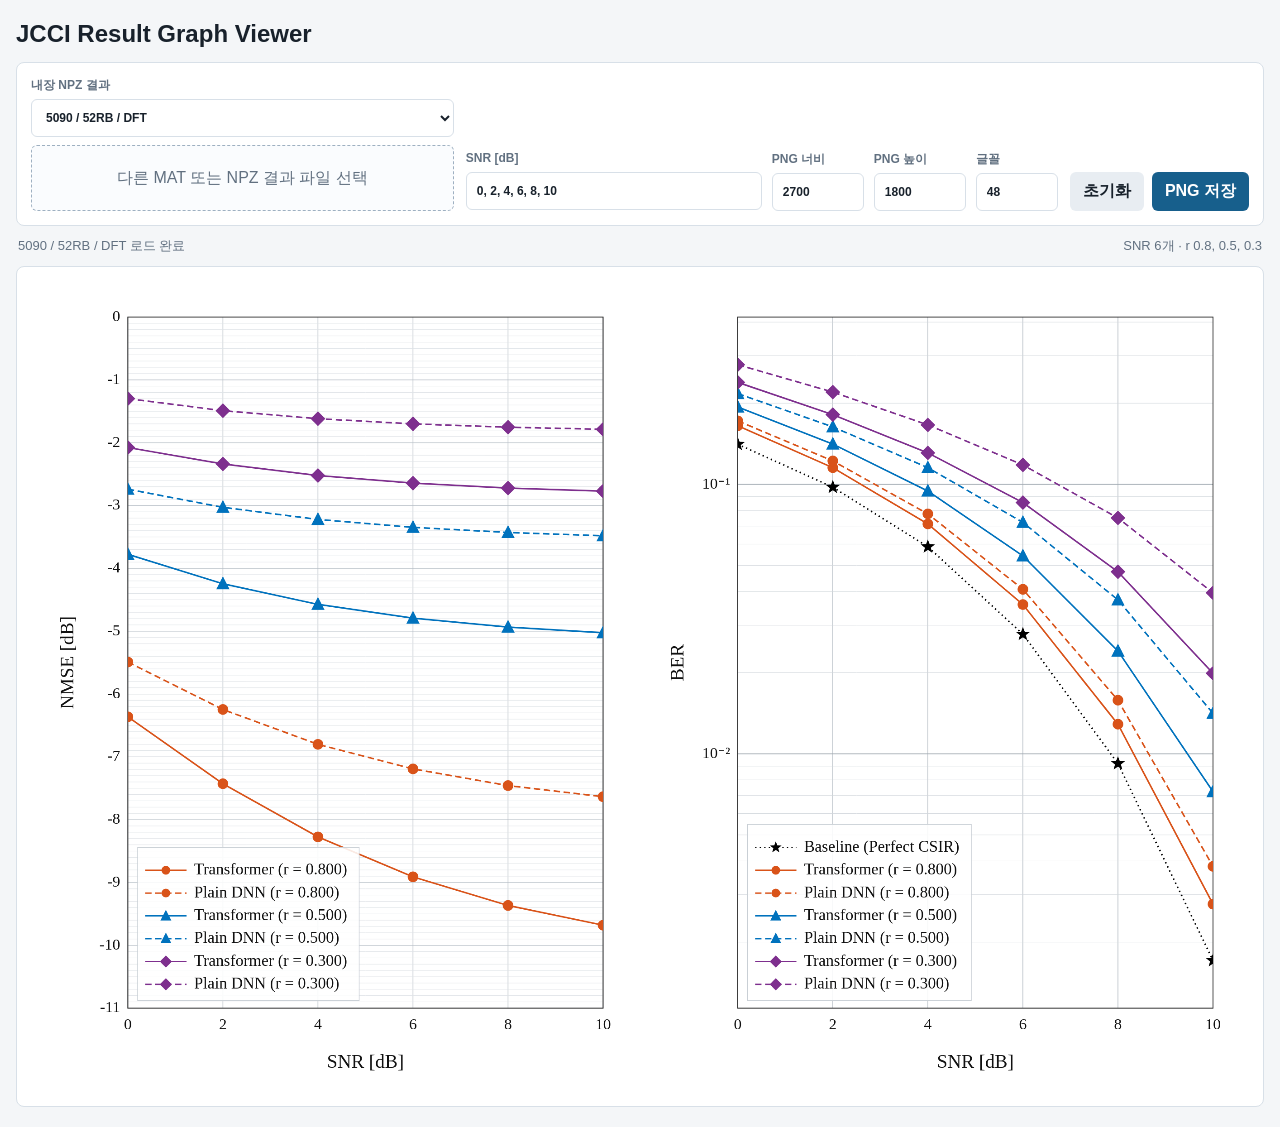
<file: 0715_jcci_viewer/index.html>
<!doctype html>
<html lang="ko">
<head>
  <meta charset="utf-8">
  <meta name="viewport" content="width=device-width, initial-scale=1">
  <title>JCCI 52RB Result Graph Viewer</title>
  <style>
    :root {
      color-scheme: light;
      --bg: #f4f6f8;
      --panel: #ffffff;
      --ink: #18212b;
      --muted: #617080;
      --border: #d8e0e8;
      --grid: #c4ccd4;
      --primary: #175f8c;
      --primary-hover: #104c71;
      --secondary: #e8edf2;
      --danger: #b42318;
    }

    * {
      box-sizing: border-box;
      letter-spacing: 0;
    }

    body {
      margin: 0;
      background: var(--bg);
      color: var(--ink);
      font-family: Arial, Helvetica, sans-serif;
    }

    main {
      width: min(1480px, calc(100vw - 32px));
      margin: 20px auto;
    }

    h1 {
      margin: 0 0 14px;
      font-size: 24px;
      font-weight: 700;
    }

    .toolbar {
      display: grid;
      grid-template-columns: minmax(260px, 1fr) minmax(300px, 1.4fr) auto;
      gap: 12px;
      align-items: end;
      padding: 14px;
      background: var(--panel);
      border: 1px solid var(--border);
      border-radius: 8px;
    }

    .drop-zone {
      min-height: 66px;
      display: flex;
      align-items: center;
      justify-content: center;
      padding: 12px;
      border: 1px dashed #9eb0c1;
      border-radius: 6px;
      background: #fafcfe;
      color: var(--muted);
      text-align: center;
      cursor: pointer;
      user-select: none;
    }

    .drop-zone:hover,
    .drop-zone:focus-visible,
    .drop-zone.dragging {
      border-color: var(--primary);
      color: var(--primary);
      background: #f2f8fc;
      outline: none;
    }

    .source-picker {
      display: grid;
      gap: 8px;
    }

    input[type="file"] {
      position: absolute;
      inline-size: 1px;
      block-size: 1px;
      opacity: 0;
      overflow: hidden;
      clip: rect(0 0 0 0);
    }

    .field-grid {
      display: grid;
      grid-template-columns: minmax(220px, 1fr) 92px 92px 82px;
      gap: 10px;
    }

    label {
      display: grid;
      gap: 5px;
      color: var(--muted);
      font-size: 12px;
      font-weight: 700;
    }

    input[type="text"],
    input[type="number"],
    select {
      width: 100%;
      height: 38px;
      padding: 8px 10px;
      border: 1px solid var(--border);
      border-radius: 6px;
      background: #ffffff;
      color: var(--ink);
      font: inherit;
    }

    input:focus-visible {
      border-color: var(--primary);
      outline: 2px solid rgba(23, 95, 140, 0.14);
    }

    .actions {
      display: flex;
      gap: 8px;
      justify-content: flex-end;
    }

    button {
      min-height: 38px;
      padding: 9px 13px;
      border: 0;
      border-radius: 6px;
      background: var(--primary);
      color: #ffffff;
      font: inherit;
      font-weight: 700;
      cursor: pointer;
      white-space: nowrap;
    }

    button:hover {
      background: var(--primary-hover);
    }

    button.secondary {
      background: var(--secondary);
      color: var(--ink);
    }

    button.secondary:hover {
      background: #dce4eb;
    }

    button:disabled,
    button:disabled:hover {
      background: #b9c3cd;
      color: #f7f8f9;
      cursor: not-allowed;
    }

    .status-row {
      min-height: 40px;
      display: flex;
      align-items: center;
      justify-content: space-between;
      gap: 16px;
      padding: 9px 2px;
      color: var(--muted);
      font-size: 13px;
    }

    .status.error {
      color: var(--danger);
      font-weight: 700;
    }

    .meta {
      overflow: hidden;
      text-overflow: ellipsis;
      white-space: nowrap;
      text-align: right;
    }

    .chart-panel {
      padding: 12px;
      background: var(--panel);
      border: 1px solid var(--border);
      border-radius: 8px;
    }

    .canvas-wrap {
      width: 100%;
      min-height: 440px;
      overflow: auto;
      background: #ffffff;
    }

    .tooltip {
      position: fixed;
      z-index: 20;
      display: none;
      max-width: min(360px, calc(100vw - 16px));
      padding: 8px 10px;
      border: 1px solid rgba(255, 255, 255, 0.28);
      border-radius: 6px;
      background: rgba(20, 27, 34, 0.94);
      color: #ffffff;
      font-size: 13px;
      line-height: 1.45;
      white-space: pre-line;
      pointer-events: none;
      box-shadow: 0 4px 14px rgba(20, 27, 34, 0.18);
    }

    .tooltip.visible {
      display: block;
    }

    canvas {
      display: block;
      width: 100%;
      height: auto;
      min-width: 760px;
      background: #ffffff;
    }

    @media (max-width: 980px) {
      main {
        width: min(100vw - 20px, 1480px);
        margin: 10px auto;
      }

      .toolbar {
        grid-template-columns: 1fr;
      }

      .field-grid {
        grid-template-columns: minmax(220px, 1fr) repeat(3, 86px);
      }

      .actions {
        justify-content: flex-start;
      }
    }

    @media (max-width: 640px) {
      .field-grid {
        grid-template-columns: 1fr 1fr;
      }

      .field-grid label:first-child {
        grid-column: 1 / -1;
      }
    }
  </style>
</head>
<body>
  <main>
    <h1>JCCI Result Graph Viewer</h1>

    <section class="toolbar" aria-label="결과 그래프 도구">
      <div class="source-picker">
        <label>
          내장 NPZ 결과
          <select id="bundledSelect">
            <option value="5090_52rb_dft" selected>5090 / 52RB / DFT</option>
            <option value="5090_52rb_observ">5090 / 52RB / Observation</option>
            <option value="1080_52rb_dft">1080 / 52RB / DFT</option>
            <option value="1080_52rb_observ">1080 / 52RB / Observation</option>
          </select>
        </label>
        <div class="drop-zone" id="dropZone" role="button" tabindex="0">
          다른 MAT 또는 NPZ 결과 파일 선택
        </div>
      </div>

      <div class="field-grid">
        <label>
          SNR [dB]
          <input id="snrInput" type="text" value="-20, -18, -16, -14, -12, -10">
        </label>
        <label>
          PNG 너비
          <input id="widthInput" type="number" min="1000" max="5000" step="100" value="2700">
        </label>
        <label>
          PNG 높이
          <input id="heightInput" type="number" min="500" max="3000" step="100" value="1800">
        </label>
        <label>
          글꼴
          <input id="fontInput" type="number" min="16" max="72" step="1" value="48">
        </label>
      </div>

      <div class="actions">
        <input id="fileInput" type="file" accept=".mat,.npz">
        <button id="clearButton" class="secondary" type="button" disabled>초기화</button>
        <button id="saveButton" type="button" disabled>PNG 저장</button>
      </div>
    </section>

    <div class="status-row">
      <span class="status" id="status">결과 파일 미선택</span>
      <span class="meta" id="meta"></span>
    </div>

    <section class="chart-panel" aria-label="NMSE 및 BER 그래프">
      <div class="canvas-wrap">
        <canvas id="chart" width="2700" height="1800"></canvas>
        <div class="tooltip" id="tooltip" role="status"></div>
      </div>
    </section>
  </main>

  <script>
    const ui = {
      bundledSelect: document.getElementById('bundledSelect'),
      fileInput: document.getElementById('fileInput'),
      dropZone: document.getElementById('dropZone'),
      snrInput: document.getElementById('snrInput'),
      widthInput: document.getElementById('widthInput'),
      heightInput: document.getElementById('heightInput'),
      fontInput: document.getElementById('fontInput'),
      clearButton: document.getElementById('clearButton'),
      saveButton: document.getElementById('saveButton'),
      status: document.getElementById('status'),
      meta: document.getElementById('meta'),
      canvas: document.getElementById('chart'),
      tooltip: document.getElementById('tooltip')
    };

    const ctx = ui.canvas.getContext('2d');
    const state = {
      fileName: '',
      arrays: null,
      graph: null,
      hitPoints: []
    };

    const bundledResults = {"5090_52rb_dft":{"label":"5090 / 52RB / DFT","fileName":"5090_52rb_dft","arrays":{"EbN0_dB":[0,2,4,6,8,10],"r_list":[0.8,0.5,0.3],"BER_base_perfect":[0.140823317308,0.0976045673077,0.0586510416667,0.0277868589744,0.00920272435897,0.00170953525641],"BER_map_tra_0p8":[0.164892227564,0.115261217949,0.0713036858974,0.035797275641,0.0128741987179,0.00276762820513],"BER_map_tra_0p5":[0.193636217949,0.141076121795,0.0943978365385,0.0542367788462,0.024062900641,0.00723717948718],"BER_map_tra_0p3":[0.238985176282,0.181374599359,0.130805689103,0.0855637019231,0.0473673878205,0.0199022435897],"BER_map_plain_0p8":[0.172026442308,0.122145032051,0.0776690705128,0.0407768429487,0.0158072916667,0.00382171474359],"BER_map_plain_0p5":[0.217092147436,0.163367387821,0.115283653846,0.0722415865385,0.0372528044872,0.0141258012821],"BER_map_plain_0p3":[0.277921875,0.219953125,0.166175480769,0.11801963141,0.075015625,0.0395677083333],"NMSE_map_tra_0p8":[0.23107280618,0.180809685117,0.148797857742,0.128540674432,0.115735377089,0.107664122069],"NMSE_map_tra_0p5":[0.419203475365,0.37625680281,0.348886740345,0.331728176183,0.321020865368,0.314386656247],"NMSE_map_tra_0p3":[0.619937381719,0.583598196451,0.559457779541,0.544031877985,0.534388277979,0.528442064057],"NMSE_map_plain_0p8":[0.282434275968,0.237340512225,0.208878914338,0.190914167551,0.179574181987,0.172415320032],"NMSE_map_plain_0p5":[0.532123256516,0.497899851476,0.476298317345,0.462669982647,0.454077717577,0.448662976059],"NMSE_map_plain_0p3":[0.741631818111,0.709424425553,0.688981599339,0.67604370724,0.66786598465,0.662696369919]}},"5090_52rb_observ":{"label":"5090 / 52RB / Observation","fileName":"5090_52rb_observ","arrays":{"EbN0_dB":[0,2,4,6,8,10],"r_list":[0.8,0.5,0.3],"BER_base_perfect":[0.140823317308,0.0976045673077,0.0586510416667,0.0277868589744,0.00920272435897,0.00170953525641],"BER_map_tra_0p8":[0.164703125,0.115780448718,0.0722083333333,0.0366947115385,0.0134647435897,0.00297836538462],"BER_map_tra_0p5":[0.189360977564,0.139191907051,0.0938862179487,0.0544391025641,0.0244134615385,0.00747756410256],"BER_map_tra_0p3":[0.23259375,0.179786858974,0.131973958333,0.0882708333333,0.0502892628205,0.0220452724359],"BER_map_plain_0p8":[0.172171474359,0.12255088141,0.0781442307692,0.0412255608974,0.0160292467949,0.00389543269231],"BER_map_plain_0p5":[0.218348958333,0.16543349359,0.117854166667,0.0749346955128,0.0392768429487,0.0151145833333],"BER_map_plain_0p3":[0.273448717949,0.218655448718,0.167304887821,0.120558894231,0.0779951923077,0.0421858974359],"NMSE_map_tra_0p8":[0.227694734862,0.184911790151,0.157970821421,0.140995267457,0.130294493431,0.12354649365],"NMSE_map_tra_0p5":[0.38825004789,0.360729675608,0.343482396074,0.332653343996,0.325847127201,0.32156586173],"NMSE_map_tra_0p3":[0.589247140709,0.572974912664,0.562752841988,0.556321937196,0.552271307583,0.549717607662],"NMSE_map_plain_0p8":[0.284021250349,0.241722801701,0.215034654237,0.198195841589,0.187571464613,0.180868072295],"NMSE_map_plain_0p5":[0.536998936907,0.510445445652,0.493690293944,0.483117891452,0.476446653329,0.472236912016],"NMSE_map_plain_0p3":[0.719629914402,0.703848805507,0.693892668779,0.687611598449,0.683649133652,0.681149514058]}},"1080_52rb_dft":{"label":"1080 / 52RB / DFT","fileName":"1080_52rb_dft","arrays":{"EbN0_dB":[0,2,4,6,8,10],"r_list":[0.8,0.5,0.3],"BER_base_perfect":[0.140823317308,0.0976045673077,0.0586510416667,0.0277868589744,0.00920272435897,0.00170953525641],"BER_map_tra_0p8":[0.169665064103,0.120041666667,0.0757952724359,0.0393577724359,0.0148958333333,0.00347435897436],"BER_map_tra_0p5":[0.210249198718,0.157122195513,0.109725560897,0.0675060096154,0.0334835737179,0.0119126602564],"BER_map_tra_0p3":[0.264453525641,0.208562099359,0.157334935897,0.111102964744,0.0693020833333,0.0353100961538],"BER_map_plain_0p8":[0.172974759615,0.123088541667,0.0785248397436,0.0415084134615,0.0162135416667,0.00395953525641],"BER_map_plain_0p5":[0.219697516026,0.166100160256,0.118070112179,0.0748914262821,0.0392924679487,0.0151670673077],"BER_map_plain_0p3":[0.276909054487,0.220544070513,0.167960737179,0.120432291667,0.0775068108974,0.0416790865385],"NMSE_map_tra_0p8":[0.265408935323,0.220692814952,0.192468814395,0.174643980086,0.163383699921,0.156269477735],"NMSE_map_tra_0p5":[0.498820203998,0.466830398357,0.446606836392,0.433860626873,0.425816689725,0.42073908879],"NMSE_map_tra_0p3":[0.693595448596,0.673966971237,0.66138637468,0.653349552173,0.648226474468,0.6449705093],"NMSE_map_plain_0p8":[0.289111893481,0.245288695788,0.217633785458,0.200181819239,0.189169592307,0.182220328175],"NMSE_map_plain_0p5":[0.542536470311,0.512351396703,0.493288900622,0.481257227978,0.473663450116,0.468871830484],"NMSE_map_plain_0p3":[0.731410920244,0.708766663342,0.694335831852,0.685185383206,0.679391863362,0.675726869869]}},"1080_52rb_observ":{"label":"1080 / 52RB / Observation","fileName":"1080_52rb_observ","arrays":{"EbN0_dB":[0,2,4,6,8,10],"r_list":[0.8,0.5,0.3],"BER_base_perfect":[0.140823317308,0.0976045673077,0.0586510416667,0.0277868589744,0.00920272435897,0.00170953525641],"BER_map_tra_0p8":[0.176616987179,0.126528445513,0.0817131410256,0.0440124198718,0.0176294070513,0.00448717948718],"BER_map_tra_0p5":[0.224983974359,0.171297275641,0.123209134615,0.0796354166667,0.0429931891026,0.0172427884615],"BER_map_tra_0p3":[0.280625801282,0.225653846154,0.173576522436,0.126345352564,0.0831746794872,0.0461742788462],"BER_map_plain_0p8":[0.173741185897,0.12398838141,0.0794274839744,0.0422692307692,0.0166101762821,0.00410496794872],"BER_map_plain_0p5":[0.224260016026,0.1706875,0.122634214744,0.0791374198718,0.0425645032051,0.0170056089744],"BER_map_plain_0p3":[0.281542467949,0.226433092949,0.174328125,0.127102564103,0.0838273237179,0.0467459935897],"NMSE_map_tra_0p8":[0.315538460621,0.273251044473,0.246569387906,0.229734260556,0.219111944543,0.212409646155],"NMSE_map_tra_0p5":[0.564473734201,0.537940125819,0.521199276835,0.510636803135,0.503972380204,0.499767424895],"NMSE_map_tra_0p3":[0.737729961186,0.721983684399,0.712049908808,0.705783004805,0.701829377518,0.699335157793],"NMSE_map_plain_0p8":[0.295589856172,0.25330695505,0.226628115184,0.209794780038,0.199173545466,0.192471914533],"NMSE_map_plain_0p5":[0.561555373343,0.535027155103,0.518288619708,0.507727131394,0.501063101482,0.496858194499],"NMSE_map_plain_0p3":[0.739917487651,0.724159067038,0.714215739971,0.707941657831,0.703982729244,0.701484588672]}}};

    const curveStyles = {
      '0.8': { color: '#d95319', marker: 'circle' },
      '0.5': { color: '#0072bd', marker: 'triangle' },
      '0.3': { color: '#7e2f8e', marker: 'diamond' }
    };

    // 상태 메시지 갱신
    function setStatus(message, isError = false) {
      ui.status.textContent = message;
      ui.status.classList.toggle('error', isError);
    }

    // 바이트 정렬 계산
    function align8(value) {
      return Math.ceil(value / 8) * 8;
    }

    // ASCII 문자열 변환
    function decodeAscii(bytes) {
      let text = '';
      for (let i = 0; i < bytes.length; i += 1) {
        text += String.fromCharCode(bytes[i]);
      }
      return text;
    }

    // UTF-8 문자열 변환
    function decodeUtf8(bytes) {
      return new TextDecoder('utf-8').decode(bytes);
    }

    // NPY 헤더 해석
    function parseNpyHeader(header) {
      const descrMatch = header.match(/'descr'\s*:\s*'([^']+)'/);
      const fortranMatch = header.match(/'fortran_order'\s*:\s*(True|False)/);
      const shapeMatch = header.match(/'shape'\s*:\s*\(([^)]*)\)/);
      if (!descrMatch || !fortranMatch || !shapeMatch) {
        throw new Error('지원하지 않는 NPY 헤더 형식');
      }

      const shape = shapeMatch[1]
        .split(',')
        .map(part => part.trim())
        .filter(Boolean)
        .map(Number);
      if (!shape.length || shape.some(value => !Number.isInteger(value) || value < 0)) {
        throw new Error('잘못된 NPY 배열 크기');
      }

      return {
        descr: descrMatch[1],
        fortranOrder: fortranMatch[1] === 'True',
        shape
      };
    }

    // NPY 자료형 정보 추출
    function npyDtypeInfo(descr) {
      const hasEndian = '<>|='.includes(descr[0]);
      const endian = hasEndian ? descr[0] : '|';
      const body = hasEndian ? descr.slice(1) : descr;
      const kind = body[0];
      const bytes = Number(body.slice(1));
      if (!Number.isInteger(bytes) || bytes <= 0) {
        throw new Error(`지원하지 않는 NPY 자료형 ${descr}`);
      }
      return { endian, kind, bytes };
    }

    // NPY 숫자 읽기
    function readNpyValue(view, offset, info, littleEndian) {
      const { kind, bytes } = info;
      if (kind === 'f' && bytes === 8) return view.getFloat64(offset, littleEndian);
      if (kind === 'f' && bytes === 4) return view.getFloat32(offset, littleEndian);
      if (kind === 'i' && bytes === 1) return view.getInt8(offset);
      if (kind === 'i' && bytes === 2) return view.getInt16(offset, littleEndian);
      if (kind === 'i' && bytes === 4) return view.getInt32(offset, littleEndian);
      if (kind === 'i' && bytes === 8) return Number(view.getBigInt64(offset, littleEndian));
      if (kind === 'u' && bytes === 1) return view.getUint8(offset);
      if (kind === 'u' && bytes === 2) return view.getUint16(offset, littleEndian);
      if (kind === 'u' && bytes === 4) return view.getUint32(offset, littleEndian);
      if (kind === 'u' && bytes === 8) return Number(view.getBigUint64(offset, littleEndian));
      if (kind === 'b' && bytes === 1) return view.getUint8(offset) ? 1 : 0;
      throw new Error(`지원하지 않는 NPY 자료형 ${kind}${bytes}`);
    }

    // NPY 배열 해석
    function parseNpy(arrayBuffer) {
      const bytes = new Uint8Array(arrayBuffer);
      if (bytes.length < 10) throw new Error('NPY 파일 크기 부족');

      const magic = [0x93, 0x4e, 0x55, 0x4d, 0x50, 0x59];
      for (let i = 0; i < magic.length; i += 1) {
        if (bytes[i] !== magic[i]) throw new Error('NPY 파일 서명 불일치');
      }

      const major = bytes[6];
      const view = new DataView(arrayBuffer);
      let headerLength;
      let dataOffset;
      if (major === 1) {
        headerLength = view.getUint16(8, true);
        dataOffset = 10 + headerLength;
      } else if (major === 2 || major === 3) {
        headerLength = view.getUint32(8, true);
        dataOffset = 12 + headerLength;
      } else {
        throw new Error(`지원하지 않는 NPY 버전 ${major}.${bytes[7]}`);
      }

      const header = decodeAscii(bytes.slice(dataOffset - headerLength, dataOffset));
      const meta = parseNpyHeader(header);
      const info = npyDtypeInfo(meta.descr);
      const count = meta.shape.reduce((total, value) => total * value, 1);
      if (dataOffset + count * info.bytes > bytes.length) {
        throw new Error('NPY 데이터 손상');
      }

      const littleEndian = info.endian !== '>';
      const values = new Array(count);
      for (let i = 0; i < count; i += 1) {
        values[i] = readNpyValue(view, dataOffset + i * info.bytes, info, littleEndian);
      }
      return { values, shape: meta.shape };
    }

    // ZIP64 크기 읽기
    function readUint64LE(bytes, offset) {
      const view = new DataView(bytes.buffer, bytes.byteOffset, bytes.byteLength);
      const low = view.getUint32(offset, true);
      const high = view.getUint32(offset + 4, true);
      const value = high * 4294967296 + low;
      if (!Number.isSafeInteger(value)) throw new Error('NPZ 항목 크기 초과');
      return value;
    }

    // ZIP64 추가 필드 해석
    function readZip64Sizes(extraBytes, compressedSize, uncompressedSize) {
      let offset = 0;
      let nextCompressed = compressedSize;
      let nextUncompressed = uncompressedSize;
      const view = new DataView(extraBytes.buffer, extraBytes.byteOffset, extraBytes.byteLength);

      while (offset + 4 <= extraBytes.length) {
        const headerId = view.getUint16(offset, true);
        const dataSize = view.getUint16(offset + 2, true);
        const dataStart = offset + 4;
        const dataEnd = dataStart + dataSize;
        if (dataEnd > extraBytes.length) break;

        if (headerId === 0x0001) {
          let cursor = dataStart;
          if (uncompressedSize === 0xffffffff && cursor + 8 <= dataEnd) {
            nextUncompressed = readUint64LE(extraBytes, cursor);
            cursor += 8;
          }
          if (compressedSize === 0xffffffff && cursor + 8 <= dataEnd) {
            nextCompressed = readUint64LE(extraBytes, cursor);
          }
          break;
        }
        offset = dataEnd;
      }

      return { compressedSize: nextCompressed, uncompressedSize: nextUncompressed };
    }

    // NPZ 내부 NPY 배열 해석
    function parseNpz(arrayBuffer) {
      if (Array.isArray(arrayBuffer)) {
        arrayBuffer = Uint8Array.from(arrayBuffer).buffer;
      }
      const bytes = new Uint8Array(arrayBuffer);
      const view = new DataView(arrayBuffer);
      const arrays = {};
      let offset = 0;

      while (offset + 4 <= bytes.length) {
        const signature = view.getUint32(offset, true);
        if (signature === 0x02014b50 || signature === 0x06054b50) break;
        if (signature !== 0x04034b50) throw new Error('지원하지 않는 NPZ 구조');
        if (offset + 30 > bytes.length) throw new Error('NPZ 헤더 손상');

        const flags = view.getUint16(offset + 6, true);
        const method = view.getUint16(offset + 8, true);
        let compressedSize = view.getUint32(offset + 18, true);
        let uncompressedSize = view.getUint32(offset + 22, true);
        const fileNameLength = view.getUint16(offset + 26, true);
        const extraLength = view.getUint16(offset + 28, true);
        const nameStart = offset + 30;
        const nameEnd = nameStart + fileNameLength;
        const dataStart = nameEnd + extraLength;

        if (flags & 0x08) throw new Error('데이터 설명자가 포함된 NPZ는 지원하지 않음');
        if (method !== 0) throw new Error('압축 NPZ는 지원하지 않음');
        if (dataStart > bytes.length) throw new Error('NPZ 항목 헤더 손상');

        const extraBytes = bytes.slice(nameEnd, dataStart);
        if (compressedSize === 0xffffffff || uncompressedSize === 0xffffffff) {
          const sizes = readZip64Sizes(extraBytes, compressedSize, uncompressedSize);
          compressedSize = sizes.compressedSize;
          uncompressedSize = sizes.uncompressedSize;
        }

        const dataEnd = dataStart + compressedSize;
        if (dataEnd > bytes.length) throw new Error('NPZ 항목 데이터 손상');

        const fileName = decodeUtf8(bytes.slice(nameStart, nameEnd));
        if (/\.npy$/i.test(fileName) && compressedSize > 0) {
          const name = fileName.replace(/\\/g, '/').split('/').pop().replace(/\.npy$/i, '');
          arrays[name] = parseNpy(arrayBuffer.slice(dataStart, dataEnd)).values;
        }
        offset = dataEnd;
      }

      if (!Object.keys(arrays).length) throw new Error('NPZ 내부 NPY 배열 없음');
      return arrays;
    }

    // MAT 데이터 요소 태그 해석
    function readMatElement(view, offset, littleEndian) {
      if (offset + 8 > view.byteLength) return null;
      const packed = view.getUint32(offset, littleEndian);
      const smallBytes = packed >>> 16;
      if (smallBytes > 0 && smallBytes <= 4) {
        return {
          type: packed & 0xffff,
          size: smallBytes,
          dataOffset: offset + 4,
          nextOffset: offset + 8
        };
      }

      const size = view.getUint32(offset + 4, littleEndian);
      const dataOffset = offset + 8;
      return {
        type: packed,
        size,
        dataOffset,
        nextOffset: align8(dataOffset + size)
      };
    }

    // MAT 숫자 배열 변환
    function readMatNumeric(view, element, littleEndian) {
      const readers = {
        1: [1, (offset) => view.getInt8(offset)],
        2: [1, (offset) => view.getUint8(offset)],
        3: [2, (offset) => view.getInt16(offset, littleEndian)],
        4: [2, (offset) => view.getUint16(offset, littleEndian)],
        5: [4, (offset) => view.getInt32(offset, littleEndian)],
        6: [4, (offset) => view.getUint32(offset, littleEndian)],
        7: [4, (offset) => view.getFloat32(offset, littleEndian)],
        9: [8, (offset) => view.getFloat64(offset, littleEndian)],
        12: [8, (offset) => Number(view.getBigInt64(offset, littleEndian))],
        13: [8, (offset) => Number(view.getBigUint64(offset, littleEndian))]
      };
      const reader = readers[element.type];
      if (!reader) throw new Error(`지원하지 않는 MAT 숫자 형식 ${element.type}`);

      const [bytesPerValue, readValue] = reader;
      const count = Math.floor(element.size / bytesPerValue);
      const values = new Array(count);
      for (let i = 0; i < count; i += 1) {
        values[i] = readValue(element.dataOffset + i * bytesPerValue);
      }
      return values;
    }

    // MAT 행렬 요소 해석
    function parseMatMatrix(buffer, matrixOffset, matrixSize, littleEndian) {
      const view = new DataView(buffer);
      const end = Math.min(view.byteLength, matrixOffset + matrixSize);
      let cursor = matrixOffset;

      const flags = readMatElement(view, cursor, littleEndian);
      if (!flags) throw new Error('MAT 배열 플래그 누락');
      cursor = flags.nextOffset;

      const dimensions = readMatElement(view, cursor, littleEndian);
      if (!dimensions) throw new Error('MAT 배열 크기 누락');
      cursor = dimensions.nextOffset;

      const nameElement = readMatElement(view, cursor, littleEndian);
      if (!nameElement) throw new Error('MAT 배열 이름 누락');
      const nameBytes = new Uint8Array(buffer, nameElement.dataOffset, nameElement.size);
      const name = decodeUtf8(nameBytes);
      cursor = nameElement.nextOffset;

      const realElement = readMatElement(view, cursor, littleEndian);
      if (!realElement || realElement.nextOffset > end + 8) {
        throw new Error(`MAT 배열 ${name} 데이터 누락`);
      }
      return { name, values: readMatNumeric(view, realElement, littleEndian) };
    }

    // zlib 압축 해제
    async function inflateMat(bytes) {
      if (!window.DecompressionStream) {
        throw new Error('압축 MAT를 지원하지 않는 브라우저');
      }
      const stream = new Blob([bytes]).stream().pipeThrough(new DecompressionStream('deflate'));
      return await new Response(stream).arrayBuffer();
    }

    // MAT v5 결과 해석
    async function parseMat(arrayBuffer) {
      if (arrayBuffer.byteLength < 128) throw new Error('MAT 파일 크기 부족');
      const header = new Uint8Array(arrayBuffer, 0, 128);
      const endian = String.fromCharCode(header[126], header[127]);
      const littleEndian = endian === 'IM';
      if (!littleEndian && endian !== 'MI') throw new Error('MAT v5 헤더 불일치');

      const arrays = {};

      async function parseElements(buffer, startOffset) {
        const view = new DataView(buffer);
        let offset = startOffset;
        while (offset + 8 <= view.byteLength) {
          const element = readMatElement(view, offset, littleEndian);
          if (!element || element.size < 0 || element.nextOffset > view.byteLength + 8) break;

          if (element.type === 14) {
            const parsed = parseMatMatrix(
              buffer,
              element.dataOffset,
              element.size,
              littleEndian
            );
            if (parsed.name && !parsed.name.startsWith('__')) arrays[parsed.name] = parsed.values;
          } else if (element.type === 15) {
            const compressed = new Uint8Array(buffer, element.dataOffset, element.size);
            const inflated = await inflateMat(compressed);
            await parseElements(inflated, 0);
          }
          offset = element.nextOffset;
        }
      }

      await parseElements(arrayBuffer, 128);
      if (!Object.keys(arrays).length) throw new Error('MAT 내부 숫자 배열 없음');
      return arrays;
    }

    // 대소문자 무시 배열 조회
    function findArray(arrays, target) {
      if (arrays[target]) return arrays[target];
      const key = Object.keys(arrays).find(name => name.toLowerCase() === target.toLowerCase());
      return key ? arrays[key] : null;
    }

    // SNR 입력값 해석
    function parseSnrInput() {
      const values = ui.snrInput.value
        .split(/[\s,;]+/)
        .map(value => value.trim())
        .filter(Boolean)
        .map(Number);
      if (!values.length || values.some(value => !Number.isFinite(value))) {
        throw new Error('SNR 값 형식 오류');
      }
      return values;
    }

    // 결과 키에서 r 목록 추출
    function inferRList(arrays) {
      const values = new Set();
      for (const key of Object.keys(arrays)) {
        const match = key.match(/^(?:BER|NMSE)_map_(?:tra|plain)_(-?\d+)p(\d+)$/i);
        if (match) values.add(Number(`${match[1]}.${match[2]}`));
      }
      return Array.from(values).sort((a, b) => b - a);
    }

    // 저장 결과를 그래프 구조로 변환
    function buildGraphData(arrays) {
      const rStored = findArray(arrays, 'r_list');
      const rList = rStored
        ? rStored.filter(Number.isFinite).map(Number)
        : inferRList(arrays);
      if (!rList.length) throw new Error('r_list 또는 r별 결과 키를 찾을 수 없음');

      const firstKey = Object.keys(arrays).find(key => /^BER_map_(tra|plain)_/i.test(key));
      if (!firstKey) throw new Error('BER 결과 배열을 찾을 수 없음');
      const pointCount = arrays[firstKey].length;

      const storedSnr = findArray(arrays, 'EbN0_dB');
      let snr;
      if (storedSnr && storedSnr.length === pointCount) {
        snr = storedSnr.map(Number);
        ui.snrInput.value = snr.join(', ');
      } else {
        snr = parseSnrInput();
        if (snr.length !== pointCount) {
          if (pointCount === 1) {
            snr = [-20];
          } else {
            snr = Array.from({ length: pointCount }, (_, index) => -20 + index * 2);
          }
          ui.snrInput.value = snr.join(', ');
        }
      }

      const nmse = [];
      const ber = [];
      const baseBer = findArray(arrays, 'BER_base_perfect');
      if (baseBer) {
        ber.push({
          label: 'Baseline (Perfect CSIR)',
          values: baseBer.map(value => value > 0 && Number.isFinite(value) ? value : NaN),
          color: '#000000',
          dash: [3, 7],
          marker: 'star'
        });
      }

      for (const r of rList) {
        const suffix = String(r).replace('.', 'p');
        const style = curveStyles[String(r)] || { color: '#455a64', marker: 'circle' };
        const nmseTra = findArray(arrays, `NMSE_map_tra_${suffix}`);
        const nmsePlain = findArray(arrays, `NMSE_map_plain_${suffix}`);
        const berTra = findArray(arrays, `BER_map_tra_${suffix}`);
        const berPlain = findArray(arrays, `BER_map_plain_${suffix}`);

        if (!nmseTra || !nmsePlain || !berTra || !berPlain) {
          throw new Error(`r=${r} 결과 배열 일부 누락`);
        }

        nmse.push({
          label: `Transformer (r = ${r.toFixed(3)})`,
          values: nmseTra.map(value => 10 * Math.log10(Math.max(Number(value), 1e-300))),
          color: style.color,
          dash: [],
          marker: style.marker
        });
        nmse.push({
          label: `Plain DNN (r = ${r.toFixed(3)})`,
          values: nmsePlain.map(value => 10 * Math.log10(Math.max(Number(value), 1e-300))),
          color: style.color,
          dash: [14, 8],
          marker: style.marker
        });
        ber.push({
          label: `Transformer (r = ${r.toFixed(3)})`,
          values: berTra.map(value => value > 0 && Number.isFinite(value) ? value : NaN),
          color: style.color,
          dash: [],
          marker: style.marker
        });
        ber.push({
          label: `Plain DNN (r = ${r.toFixed(3)})`,
          values: berPlain.map(value => value > 0 && Number.isFinite(value) ? value : NaN),
          color: style.color,
          dash: [14, 8],
          marker: style.marker
        });
      }

      for (const series of [...nmse, ...ber]) {
        if (series.values.length !== snr.length) {
          throw new Error(`${series.label} 데이터 길이와 SNR 길이 불일치`);
        }
      }
      return { snr, rList, nmse, ber };
    }

    // 유효 숫자 범위 계산
    function finiteRange(seriesList) {
      const values = seriesList.flatMap(series => series.values).filter(Number.isFinite);
      if (!values.length) throw new Error('표시 가능한 결과값 없음');
      return { min: Math.min(...values), max: Math.max(...values) };
    }

    // NMSE 1 dB 단위 축 범위와 눈금 생성
    function linearScale(minValue, maxValue) {
      let min = minValue;
      let max = maxValue;
      if (min === max) {
        min -= 1;
        max += 1;
      }
      const padding = (max - min) * 0.08;
      const axisMin = Math.floor(min - padding);
      const axisMax = Math.ceil(max + padding);
      const ticks = [];
      for (let value = axisMin; value <= axisMax; value += 1) {
        ticks.push(value);
      }
      return { min: axisMin, max: axisMax, ticks };
    }

    // BER 로그 축 자동 범위 계산
    function logScale(seriesList) {
      const values = seriesList
        .flatMap(series => series.values)
        .filter(value => Number.isFinite(value) && value > 0);
      if (!values.length) throw new Error('표시 가능한 양수 BER 없음');

      const logMin = Math.log10(Math.min(...values));
      const logMax = Math.log10(Math.max(...values));
      const span = Math.max(logMax - logMin, 0.5);
      const padding = 0.08 * span;
      const min = logMin - padding;
      const max = Math.min(0, logMax + padding);
      const majorTicks = [];
      for (let exponent = Math.ceil(min); exponent <= Math.floor(max); exponent += 1) {
        majorTicks.push(exponent);
      }
      return { min, max, majorTicks };
    }

    // 숫자 레이블 형식
    function formatTick(value) {
      if (Math.abs(value) >= 100 || Number.isInteger(value)) return String(Math.round(value));
      return value.toFixed(1).replace(/\.0$/, '');
    }

    // 캔버스 공통 글꼴
    function setFont(size, weight = '400') {
      ctx.font = `${weight} ${size}px "Times New Roman", Times, serif`;
    }

    // 마커 그리기
    function drawMarker(x, y, type, color, size) {
      ctx.save();
      ctx.translate(x, y);
      ctx.beginPath();

      if (type === 'triangle') {
        ctx.moveTo(0, -size);
        ctx.lineTo(size * 0.9, size * 0.75);
        ctx.lineTo(-size * 0.9, size * 0.75);
        ctx.closePath();
      } else if (type === 'diamond') {
        ctx.moveTo(0, -size);
        ctx.lineTo(size, 0);
        ctx.lineTo(0, size);
        ctx.lineTo(-size, 0);
        ctx.closePath();
      } else if (type === 'star') {
        for (let index = 0; index < 10; index += 1) {
          const radius = index % 2 === 0 ? size : size * 0.42;
          const angle = -Math.PI / 2 + index * Math.PI / 5;
          const px = Math.cos(angle) * radius;
          const py = Math.sin(angle) * radius;
          if (index === 0) ctx.moveTo(px, py);
          else ctx.lineTo(px, py);
        }
        ctx.closePath();
      } else {
        ctx.arc(0, 0, size * 0.72, 0, Math.PI * 2);
      }

      ctx.fillStyle = color;
      ctx.fill();
      ctx.restore();
    }

    // 범례 그리기
    function drawLegend(plot, seriesList, fontSize) {
      const visible = seriesList.filter(series => series.values.some(Number.isFinite));
      setFont(fontSize * 0.74);
      const lineHeight = fontSize * 1.05;
      const sampleWidth = fontSize * 1.9;
      const textWidth = Math.max(...visible.map(series => ctx.measureText(series.label).width));
      const width = sampleWidth + textWidth + fontSize * 1.25;
      const height = visible.length * lineHeight + fontSize * 0.75;
      const x = plot.left + fontSize * 0.45;
      const y = plot.bottom - height - fontSize * 0.35;

      ctx.save();
      ctx.fillStyle = 'rgba(255, 255, 255, 0.88)';
      ctx.strokeStyle = '#c9cfd5';
      ctx.lineWidth = 1.5;
      ctx.beginPath();
      ctx.rect(x, y, width, height);
      ctx.fill();
      ctx.stroke();

      visible.forEach((series, index) => {
        const cy = y + fontSize * 0.55 + index * lineHeight + lineHeight * 0.48;
        const x1 = x + fontSize * 0.35;
        const x2 = x1 + sampleWidth;
        ctx.strokeStyle = series.color;
        ctx.lineWidth = 3;
        ctx.setLineDash(series.dash);
        ctx.beginPath();
        ctx.moveTo(x1, cy);
        ctx.lineTo(x2, cy);
        ctx.stroke();
        ctx.setLineDash([]);
        drawMarker((x1 + x2) / 2, cy, series.marker, series.color, fontSize * 0.28);

        ctx.fillStyle = '#111111';
        ctx.textAlign = 'left';
        ctx.textBaseline = 'middle';
        ctx.fillText(series.label, x2 + fontSize * 0.35, cy);
      });
      ctx.restore();
    }

    // 패널 축과 데이터 그리기
    function drawPanel(panel, xValues, seriesList, yLabel, logarithmic, fontSize) {
      const margins = {
        left: fontSize * 3.8,
        right: fontSize * 1.0,
        top: fontSize * 1.0,
        bottom: fontSize * 3.2
      };
      const plot = {
        left: panel.x + margins.left,
        top: panel.y + margins.top,
        right: panel.x + panel.width - margins.right,
        bottom: panel.y + panel.height - margins.bottom
      };
      plot.width = plot.right - plot.left;
      plot.height = plot.bottom - plot.top;

      const xMin = Math.min(...xValues);
      const xMax = Math.max(...xValues);
      const safeXSpan = Math.max(xMax - xMin, 1);
      const yScale = logarithmic
        ? logScale(seriesList)
        : linearScale(finiteRange(seriesList).min, finiteRange(seriesList).max);

      const mapX = value => plot.left + (value - xMin) / safeXSpan * plot.width;
      const mapY = logarithmic
        ? value => plot.bottom - (Math.log10(value) - yScale.min) / (yScale.max - yScale.min) * plot.height
        : value => plot.bottom - (value - yScale.min) / (yScale.max - yScale.min) * plot.height;

      ctx.save();
      ctx.strokeStyle = '#aeb6be';
      ctx.lineWidth = 1.5;
      ctx.fillStyle = '#111111';
      setFont(fontSize * 0.72);

      for (const xValue of xValues) {
        const x = mapX(xValue);
        ctx.beginPath();
        ctx.moveTo(x, plot.top);
        ctx.lineTo(x, plot.bottom);
        ctx.stroke();
        ctx.textAlign = 'center';
        ctx.textBaseline = 'top';
        ctx.fillText(formatTick(xValue), x, plot.bottom + fontSize * 0.42);
      }

      if (logarithmic) {
        const startExponent = Math.floor(yScale.min);
        const endExponent = Math.ceil(yScale.max);
        for (let exponent = startExponent; exponent <= endExponent; exponent += 1) {
          for (let multiplier = 1; multiplier <= 9; multiplier += 1) {
            const value = multiplier * 10 ** exponent;
            const logValue = Math.log10(value);
            if (logValue < yScale.min || logValue > yScale.max) continue;
            const y = mapY(value);
            ctx.strokeStyle = multiplier === 1 ? '#9ea7af' : '#d2d7dc';
            ctx.lineWidth = multiplier === 1 ? 1.7 : 1;
            ctx.beginPath();
            ctx.moveTo(plot.left, y);
            ctx.lineTo(plot.right, y);
            ctx.stroke();
            if (multiplier === 1) {
              ctx.fillStyle = '#111111';
              ctx.textAlign = 'right';
              ctx.textBaseline = 'middle';
              ctx.fillText(`10${superscript(exponent)}`, plot.left - fontSize * 0.35, y);
            }
          }
        }
      } else {
        const minorStart = Math.ceil(yScale.min * 10);
        const minorEnd = Math.floor(yScale.max * 10);
        for (let tickIndex = minorStart; tickIndex <= minorEnd; tickIndex += 1) {
          if (tickIndex % 10 === 0) continue;
          const y = mapY(tickIndex / 10);
          ctx.strokeStyle = '#dfe3e7';
          ctx.lineWidth = 1;
          ctx.beginPath();
          ctx.moveTo(plot.left, y);
          ctx.lineTo(plot.right, y);
          ctx.stroke();
        }
        for (const value of yScale.ticks) {
          const y = mapY(value);
          ctx.strokeStyle = '#b6bec6';
          ctx.lineWidth = 1.3;
          ctx.beginPath();
          ctx.moveTo(plot.left, y);
          ctx.lineTo(plot.right, y);
          ctx.stroke();
          ctx.fillStyle = '#111111';
          ctx.textAlign = 'right';
          ctx.textBaseline = 'middle';
          ctx.fillText(formatTick(value), plot.left - fontSize * 0.35, y);
        }
      }

      ctx.strokeStyle = '#222222';
      ctx.lineWidth = 2;
      ctx.strokeRect(plot.left, plot.top, plot.width, plot.height);

      ctx.save();
      ctx.beginPath();
      ctx.rect(plot.left, plot.top, plot.width, plot.height);
      ctx.clip();
      for (const series of seriesList) {
        ctx.strokeStyle = series.color;
        ctx.lineWidth = 3.5;
        ctx.setLineDash(series.dash);
        ctx.beginPath();
        let active = false;
        for (let index = 0; index < series.values.length; index += 1) {
          const value = series.values[index];
          if (!Number.isFinite(value) || (logarithmic && value <= 0)) {
            active = false;
            continue;
          }
          const x = mapX(xValues[index]);
          const y = mapY(value);
          if (!active) ctx.moveTo(x, y);
          else ctx.lineTo(x, y);
          active = true;
        }
        ctx.stroke();
        ctx.setLineDash([]);

        for (let index = 0; index < series.values.length; index += 1) {
          const value = series.values[index];
          if (!Number.isFinite(value) || (logarithmic && value <= 0)) continue;
          const x = mapX(xValues[index]);
          const y = mapY(value);
          drawMarker(
            x,
            y,
            series.marker,
            series.color,
            fontSize * 0.34
          );
          state.hitPoints.push({
            x,
            y,
            label: series.label,
            snr: xValues[index],
            metric: logarithmic ? 'BER' : 'NMSE',
            value
          });
        }
      }
      ctx.restore();

      setFont(fontSize * 0.88);
      ctx.fillStyle = '#111111';
      ctx.textAlign = 'center';
      ctx.textBaseline = 'bottom';
      ctx.fillText('SNR [dB]', (plot.left + plot.right) / 2, panel.y + panel.height - fontSize * 0.25);

      ctx.save();
      ctx.translate(panel.x + fontSize * 0.62, (plot.top + plot.bottom) / 2);
      ctx.rotate(-Math.PI / 2);
      ctx.textAlign = 'center';
      ctx.textBaseline = 'top';
      ctx.fillText(yLabel, 0, 0);
      ctx.restore();

      drawLegend(plot, seriesList, fontSize);
      ctx.restore();
    }

    // 지수 위첨자 문자열
    function superscript(value) {
      const map = {
        '-': '⁻', '0': '⁰', '1': '¹', '2': '²', '3': '³', '4': '⁴',
        '5': '⁵', '6': '⁶', '7': '⁷', '8': '⁸', '9': '⁹'
      };
      return String(value).split('').map(char => map[char] || char).join('');
    }

    // 전체 그래프 렌더링
    function render() {
      state.hitPoints = [];
      hideTooltip();
      if (!state.arrays) {
        const width = Number(ui.widthInput.value) || 2700;
        const height = Number(ui.heightInput.value) || 1800;
        ui.canvas.width = width;
        ui.canvas.height = height;
        ctx.fillStyle = '#ffffff';
        ctx.fillRect(0, 0, width, height);
        return;
      }

      state.graph = buildGraphData(state.arrays);
      const width = Math.max(1000, Math.min(5000, Number(ui.widthInput.value) || 2700));
      const height = Math.max(500, Math.min(3000, Number(ui.heightInput.value) || 1800));
      const fontSize = Math.max(16, Math.min(72, Number(ui.fontInput.value) || 48));
      ui.canvas.width = width;
      ui.canvas.height = height;

      ctx.fillStyle = '#ffffff';
      ctx.fillRect(0, 0, width, height);

      const outer = fontSize * 0.75;
      const gap = fontSize * 1.4;
      const panelWidth = (width - outer * 2 - gap) / 2;
      const panelHeight = height - outer * 2;
      drawPanel(
        { x: outer, y: outer, width: panelWidth, height: panelHeight },
        state.graph.snr,
        state.graph.nmse,
        'NMSE [dB]',
        false,
        fontSize
      );
      drawPanel(
        { x: outer + panelWidth + gap, y: outer, width: panelWidth, height: panelHeight },
        state.graph.snr,
        state.graph.ber,
        'BER',
        true,
        fontSize
      );

      ui.meta.textContent = `SNR ${state.graph.snr.length}개 · r ${state.graph.rList.join(', ')}`;
      ui.saveButton.disabled = false;
    }

    // 툴팁 숨김
    function hideTooltip() {
      ui.tooltip.classList.remove('visible');
    }

    // 결과값 표시 형식
    function formatTooltipValue(point) {
      if (point.metric === 'BER') {
        return point.value.toExponential(5);
      }
      return `${point.value.toFixed(4)} dB`;
    }

    // 마커 근접 위치의 결과값 표시
    function showTooltip(event) {
      if (!state.hitPoints.length) {
        hideTooltip();
        return;
      }

      const rect = ui.canvas.getBoundingClientRect();
      const canvasX = (event.clientX - rect.left) * ui.canvas.width / rect.width;
      const canvasY = (event.clientY - rect.top) * ui.canvas.height / rect.height;
      const threshold = 14 * Math.max(
        ui.canvas.width / rect.width,
        ui.canvas.height / rect.height
      );
      let nearest = null;
      let nearestDistance = Infinity;

      for (const point of state.hitPoints) {
        const distance = Math.hypot(point.x - canvasX, point.y - canvasY);
        if (distance < nearestDistance) {
          nearest = point;
          nearestDistance = distance;
        }
      }

      if (!nearest || nearestDistance > threshold) {
        hideTooltip();
        return;
      }

      ui.tooltip.textContent = [
        nearest.label,
        `SNR: ${formatTick(nearest.snr)} dB`,
        `${nearest.metric}: ${formatTooltipValue(nearest)}`
      ].join('\n');
      ui.tooltip.classList.add('visible');

      const tooltipRect = ui.tooltip.getBoundingClientRect();
      const left = Math.min(
        event.clientX + 14,
        window.innerWidth - tooltipRect.width - 8
      );
      const top = Math.min(
        event.clientY + 14,
        window.innerHeight - tooltipRect.height - 8
      );
      ui.tooltip.style.left = `${Math.max(8, left)}px`;
      ui.tooltip.style.top = `${Math.max(8, top)}px`;
    }

    // 결과 파일 불러오기
    async function loadFile(file) {
      if (!file || !/\.(mat|npz)$/i.test(file.name)) {
        setStatus('MAT 또는 NPZ 파일만 선택 가능', true);
        return;
      }

      try {
        setStatus(`${file.name} 분석 중`);
        const buffer = await file.arrayBuffer();
        const arrays = /\.npz$/i.test(file.name)
          ? parseNpz(buffer)
          : await parseMat(buffer);
        state.fileName = file.name.replace(/\.(mat|npz)$/i, '');
        state.arrays = arrays;
        ui.bundledSelect.value = '';
        render();
        ui.clearButton.disabled = false;
        setStatus(`${file.name} 로드 완료`);
      } catch (error) {
        state.arrays = null;
        state.graph = null;
        ui.saveButton.disabled = true;
        ui.meta.textContent = '';
        render();
        setStatus(error instanceof Error ? error.message : String(error), true);
      }
    }

    // 페이지에 포함된 NPZ 결과 선택
    function loadBundledResult(key) {
      const result = bundledResults[key];
      if (!result) return;
      try {
        state.fileName = result.fileName;
        state.arrays = result.arrays;
        ui.fileInput.value = '';
        render();
        ui.clearButton.disabled = false;
        setStatus(`${result.label} 로드 완료`);
      } catch (error) {
        state.arrays = null;
        state.graph = null;
        ui.saveButton.disabled = true;
        ui.meta.textContent = '';
        render();
        setStatus(error instanceof Error ? error.message : String(error), true);
      }
    }

    // PNG 파일 저장
    function savePng() {
      if (!state.graph) return;
      ui.canvas.toBlob(blob => {
        if (!blob) {
          setStatus('PNG 생성 실패', true);
          return;
        }
        const link = document.createElement('a');
        link.href = URL.createObjectURL(blob);
        link.download = `${state.fileName || 'jcci_results'}_graph.png`;
        link.click();
        setTimeout(() => URL.revokeObjectURL(link.href), 1000);
      }, 'image/png');
    }

    // 화면 초기화
    function clearAll() {
      state.fileName = '';
      state.arrays = null;
      state.graph = null;
      ui.bundledSelect.value = '';
      ui.fileInput.value = '';
      ui.meta.textContent = '';
      ui.clearButton.disabled = true;
      ui.saveButton.disabled = true;
      setStatus('결과 파일 미선택');
      render();
    }

    // 파일 선택 이벤트 연결
    ui.dropZone.addEventListener('click', () => ui.fileInput.click());
    ui.dropZone.addEventListener('keydown', event => {
      if (event.key === 'Enter' || event.key === ' ') {
        event.preventDefault();
        ui.fileInput.click();
      }
    });
    ui.fileInput.addEventListener('change', () => loadFile(ui.fileInput.files[0]));
    ui.bundledSelect.addEventListener('change', () => loadBundledResult(ui.bundledSelect.value));

    for (const eventName of ['dragenter', 'dragover']) {
      ui.dropZone.addEventListener(eventName, event => {
        event.preventDefault();
        ui.dropZone.classList.add('dragging');
      });
    }
    for (const eventName of ['dragleave', 'drop']) {
      ui.dropZone.addEventListener(eventName, event => {
        event.preventDefault();
        ui.dropZone.classList.remove('dragging');
      });
    }
    ui.dropZone.addEventListener('drop', event => loadFile(event.dataTransfer.files[0]));
    ui.clearButton.addEventListener('click', clearAll);
    ui.saveButton.addEventListener('click', savePng);
    ui.canvas.addEventListener('mousemove', showTooltip);
    ui.canvas.addEventListener('mouseleave', hideTooltip);

    // 그래프 설정 변경 이벤트 연결
    for (const input of [ui.snrInput, ui.widthInput, ui.heightInput, ui.fontInput]) {
      input.addEventListener('change', () => {
        try {
          render();
          if (state.arrays) setStatus(`${state.fileName} 그래프 갱신 완료`);
        } catch (error) {
          setStatus(error instanceof Error ? error.message : String(error), true);
        }
      });
    }

    loadBundledResult(ui.bundledSelect.value);
  </script>
</body>
</html>
</file>
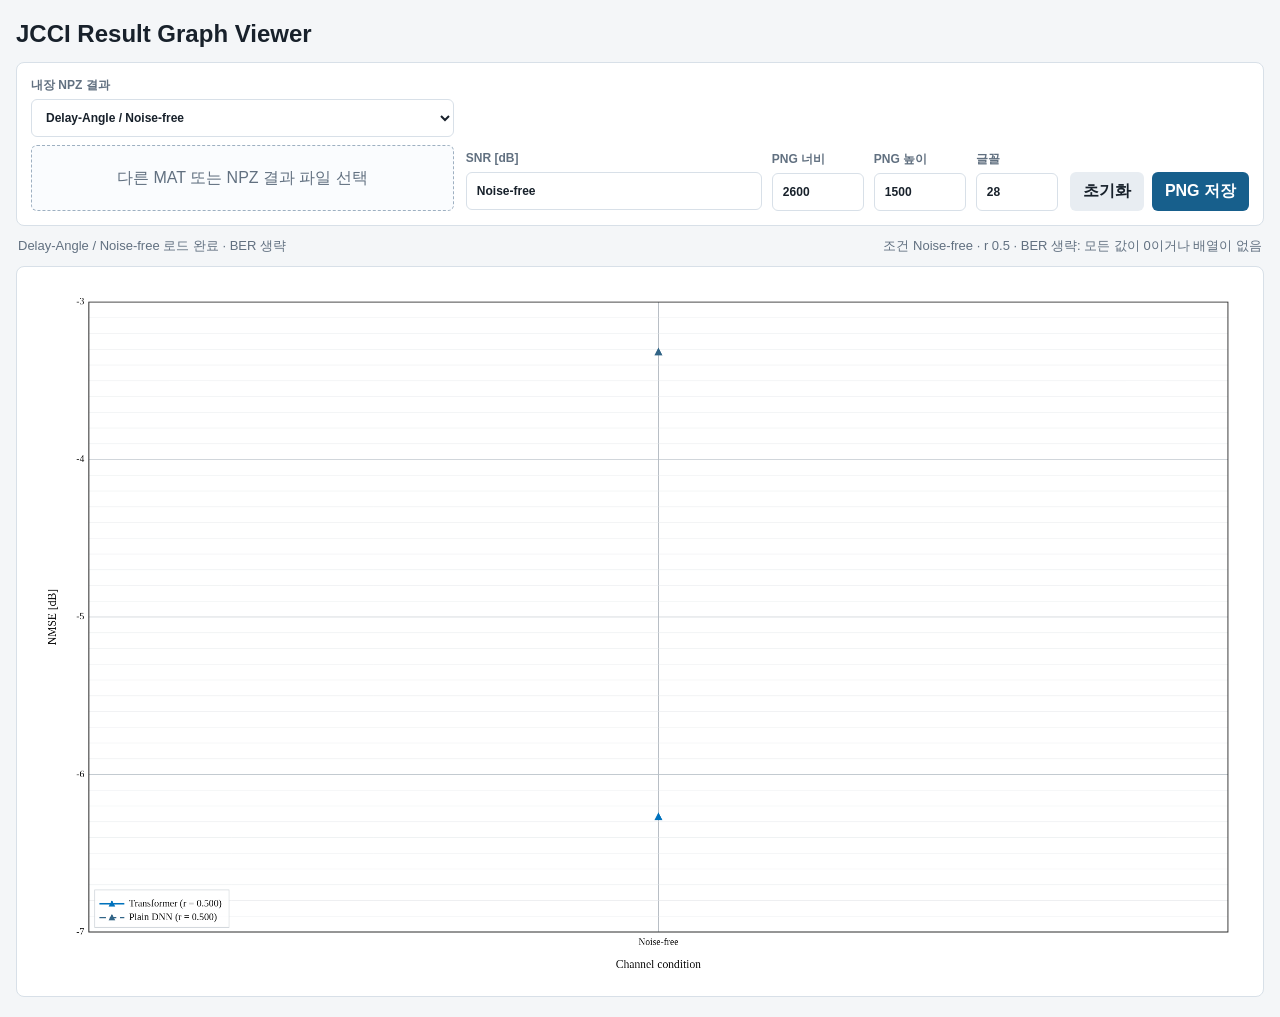
<file: 0721_noneber/index.html>
<!doctype html>
<html lang="ko">
<head>
  <meta charset="utf-8">
  <meta name="viewport" content="width=device-width, initial-scale=1">
  <title>JCCI Result Graph Viewer</title>
  <style>
    :root {
      color-scheme: light;
      --bg: #f4f6f8;
      --panel: #ffffff;
      --ink: #18212b;
      --muted: #617080;
      --border: #d8e0e8;
      --grid: #c4ccd4;
      --primary: #175f8c;
      --primary-hover: #104c71;
      --secondary: #e8edf2;
      --danger: #b42318;
    }

    * {
      box-sizing: border-box;
      letter-spacing: 0;
    }

    body {
      margin: 0;
      background: var(--bg);
      color: var(--ink);
      font-family: Arial, Helvetica, sans-serif;
    }

    main {
      width: min(1480px, calc(100vw - 32px));
      margin: 20px auto;
    }

    h1 {
      margin: 0 0 14px;
      font-size: 24px;
      font-weight: 700;
    }

    .toolbar {
      display: grid;
      grid-template-columns: minmax(260px, 1fr) minmax(300px, 1.4fr) auto;
      gap: 12px;
      align-items: end;
      padding: 14px;
      background: var(--panel);
      border: 1px solid var(--border);
      border-radius: 8px;
    }

    .drop-zone {
      min-height: 66px;
      display: flex;
      align-items: center;
      justify-content: center;
      padding: 12px;
      border: 1px dashed #9eb0c1;
      border-radius: 6px;
      background: #fafcfe;
      color: var(--muted);
      text-align: center;
      cursor: pointer;
      user-select: none;
    }

    .drop-zone:hover,
    .drop-zone:focus-visible,
    .drop-zone.dragging {
      border-color: var(--primary);
      color: var(--primary);
      background: #f2f8fc;
      outline: none;
    }

    .source-picker {
      display: grid;
      gap: 8px;
    }

    input[type="file"] {
      position: absolute;
      inline-size: 1px;
      block-size: 1px;
      opacity: 0;
      overflow: hidden;
      clip: rect(0 0 0 0);
    }

    .field-grid {
      display: grid;
      grid-template-columns: minmax(220px, 1fr) 92px 92px 82px;
      gap: 10px;
    }

    label {
      display: grid;
      gap: 5px;
      color: var(--muted);
      font-size: 12px;
      font-weight: 700;
    }

    input[type="text"],
    input[type="number"],
    select {
      width: 100%;
      height: 38px;
      padding: 8px 10px;
      border: 1px solid var(--border);
      border-radius: 6px;
      background: #ffffff;
      color: var(--ink);
      font: inherit;
    }

    input:focus-visible,
    select:focus-visible {
      border-color: var(--primary);
      outline: 2px solid rgba(23, 95, 140, 0.14);
    }

    .actions {
      display: flex;
      gap: 8px;
      justify-content: flex-end;
    }

    button {
      min-height: 38px;
      padding: 9px 13px;
      border: 0;
      border-radius: 6px;
      background: var(--primary);
      color: #ffffff;
      font: inherit;
      font-weight: 700;
      cursor: pointer;
      white-space: nowrap;
    }

    button:hover {
      background: var(--primary-hover);
    }

    button.secondary {
      background: var(--secondary);
      color: var(--ink);
    }

    button.secondary:hover {
      background: #dce4eb;
    }

    button:disabled,
    button:disabled:hover {
      background: #b9c3cd;
      color: #f7f8f9;
      cursor: not-allowed;
    }

    .status-row {
      min-height: 40px;
      display: flex;
      align-items: center;
      justify-content: space-between;
      gap: 16px;
      padding: 9px 2px;
      color: var(--muted);
      font-size: 13px;
    }

    .status.error {
      color: var(--danger);
      font-weight: 700;
    }

    .meta {
      overflow: hidden;
      text-overflow: ellipsis;
      white-space: nowrap;
      text-align: right;
    }

    .chart-panel {
      padding: 12px;
      background: var(--panel);
      border: 1px solid var(--border);
      border-radius: 8px;
    }

    .canvas-wrap {
      width: 100%;
      min-height: 440px;
      overflow: auto;
      background: #ffffff;
    }

    .tooltip {
      position: fixed;
      z-index: 20;
      display: none;
      max-width: min(360px, calc(100vw - 16px));
      padding: 8px 10px;
      border: 1px solid rgba(255, 255, 255, 0.28);
      border-radius: 6px;
      background: rgba(20, 27, 34, 0.94);
      color: #ffffff;
      font-size: 13px;
      line-height: 1.45;
      white-space: pre-line;
      pointer-events: none;
      box-shadow: 0 4px 14px rgba(20, 27, 34, 0.18);
    }

    .tooltip.visible {
      display: block;
    }

    canvas {
      display: block;
      width: 100%;
      height: auto;
      min-width: 760px;
      background: #ffffff;
    }

    @media (max-width: 980px) {
      main {
        width: min(100vw - 20px, 1480px);
        margin: 10px auto;
      }

      .toolbar {
        grid-template-columns: 1fr;
      }

      .field-grid {
        grid-template-columns: minmax(220px, 1fr) repeat(3, 86px);
      }

      .actions {
        justify-content: flex-start;
      }
    }

    @media (max-width: 640px) {
      .field-grid {
        grid-template-columns: 1fr 1fr;
      }

      .field-grid label:first-child {
        grid-column: 1 / -1;
      }
    }
  </style>
</head>
<body>
  <main>
    <h1>JCCI Result Graph Viewer</h1>

    <section class="toolbar" aria-label="결과 그래프 도구">
      <div class="source-picker">
        <label>
          내장 NPZ 결과
          <select id="bundledSelect">
            <option value="delay_angle_noise_free" selected>Delay-Angle / Noise-free</option>
            <option value="observation_noise_free">Observation / Noise-free</option>
          </select>
        </label>
        <div class="drop-zone" id="dropZone" role="button" tabindex="0">
          다른 MAT 또는 NPZ 결과 파일 선택
        </div>
      </div>

      <div class="field-grid">
        <label>
          SNR [dB]
          <input id="snrInput" type="text" value="-20, -18, -16, -14, -12, -10">
        </label>
        <label>
          PNG 너비
          <input id="widthInput" type="number" min="300" max="5000" step="100" value="2600">
        </label>
        <label>
          PNG 높이
          <input id="heightInput" type="number" min="300" max="3000" step="100" value="1500">
        </label>
        <label>
          글꼴
          <input id="fontInput" type="number" min="16" max="48" step="1" value="28">
        </label>
      </div>

      <div class="actions">
        <input id="fileInput" type="file" accept=".mat,.npz">
        <button id="clearButton" class="secondary" type="button" disabled>초기화</button>
        <button id="saveButton" type="button" disabled>PNG 저장</button>
      </div>
    </section>

    <div class="status-row">
      <span class="status" id="status">결과 파일 미선택</span>
      <span class="meta" id="meta"></span>
    </div>

    <section class="chart-panel" aria-label="NMSE 및 BER 그래프">
      <div class="canvas-wrap">
        <canvas id="chart" width="2600" height="1500"></canvas>
        <div class="tooltip" id="tooltip" role="status"></div>
      </div>
    </section>
  </main>

  <script>
    const ui = {
      bundledSelect: document.getElementById('bundledSelect'),
      fileInput: document.getElementById('fileInput'),
      dropZone: document.getElementById('dropZone'),
      snrInput: document.getElementById('snrInput'),
      widthInput: document.getElementById('widthInput'),
      heightInput: document.getElementById('heightInput'),
      fontInput: document.getElementById('fontInput'),
      clearButton: document.getElementById('clearButton'),
      saveButton: document.getElementById('saveButton'),
      status: document.getElementById('status'),
      meta: document.getElementById('meta'),
      canvas: document.getElementById('chart'),
      tooltip: document.getElementById('tooltip')
    };

    const ctx = ui.canvas.getContext('2d');
    const state = {
      fileName: '',
      arrays: null,
      graph: null,
      hitPoints: []
    };

    const bundledResults = {
      delay_angle_noise_free: {
        label: 'Delay-Angle / Noise-free',
        fileName: 'DELAY_ANGLE_NOISE_FREE_0721_0703',
        arrays: {
          EbN0_dB: [Infinity],
          r_list: [0.5],
          noise_free: [1],
          BER_base_perfect: [0],
          BER_map_tra_0p5: [0],
          BER_map_plain_0p5: [0],
          NMSE_map_tra_0p5: [0.23614096020875855],
          NMSE_map_plain_0p5: [0.4658737252569061]
        }
      },
      observation_noise_free: {
        label: 'Observation / Noise-free',
        fileName: 'OBSERVATION_NOISE_FREE_0721_0239',
        arrays: {
          EbN0_dB: [Infinity],
          r_list: [0.8, 0.5, 0.3],
          noise_free: [1],
          BER_base_perfect: [0],
          BER_map_tra_0p8: [0],
          BER_map_tra_0p5: [0],
          BER_map_tra_0p3: [0],
          BER_map_plain_0p8: [0],
          BER_map_plain_0p5: [0],
          BER_map_plain_0p3: [0],
          NMSE_map_tra_0p8: [0.11106991743585823],
          NMSE_map_tra_0p5: [0.3114679153935101],
          NMSE_map_tra_0p3: [0.542928795722324],
          NMSE_map_plain_0p8: [0.17021668305456109],
          NMSE_map_plain_0p5: [0.4676474385511443],
          NMSE_map_plain_0p3: [0.6790253140483573]
        }
      }
    };

    const curveStyles = {
      '0.8': { color: '#d95319', marker: 'circle' },
      '0.5': { color: '#0072bd', marker: 'triangle' },
      '0.3': { color: '#7e2f8e', marker: 'diamond' }
    };

    // 색상 계열과 명도는 유지하면서 채도를 낮춤
    function desaturateColor(hexColor, chromaFactor = 0.45) {
      const match = /^#([0-9a-f]{6})$/i.exec(hexColor);
      if (!match) return hexColor;
      const value = Number.parseInt(match[1], 16);
      const red = (value >> 16) & 255;
      const green = (value >> 8) & 255;
      const blue = value & 255;
      const gray = 0.299 * red + 0.587 * green + 0.114 * blue;
      const mix = channel => Math.round(gray + (channel - gray) * chromaFactor);
      return `rgb(${mix(red)}, ${mix(green)}, ${mix(blue)})`;
    }

    // 상태 메시지 갱신
    function setStatus(message, isError = false) {
      ui.status.textContent = message;
      ui.status.classList.toggle('error', isError);
    }

    // 바이트 정렬 계산
    function align8(value) {
      return Math.ceil(value / 8) * 8;
    }

    // ASCII 문자열 변환
    function decodeAscii(bytes) {
      let text = '';
      for (let i = 0; i < bytes.length; i += 1) {
        text += String.fromCharCode(bytes[i]);
      }
      return text;
    }

    // UTF-8 문자열 변환
    function decodeUtf8(bytes) {
      return new TextDecoder('utf-8').decode(bytes);
    }

    // NPY 헤더 해석
    function parseNpyHeader(header) {
      const descrMatch = header.match(/'descr'\s*:\s*'([^']+)'/);
      const fortranMatch = header.match(/'fortran_order'\s*:\s*(True|False)/);
      const shapeMatch = header.match(/'shape'\s*:\s*\(([^)]*)\)/);
      if (!descrMatch || !fortranMatch || !shapeMatch) {
        throw new Error('지원하지 않는 NPY 헤더 형식');
      }

      const shape = shapeMatch[1]
        .split(',')
        .map(part => part.trim())
        .filter(Boolean)
        .map(Number);
      if (!shape.length || shape.some(value => !Number.isInteger(value) || value < 0)) {
        throw new Error('잘못된 NPY 배열 크기');
      }

      return {
        descr: descrMatch[1],
        fortranOrder: fortranMatch[1] === 'True',
        shape
      };
    }

    // NPY 자료형 정보 추출
    function npyDtypeInfo(descr) {
      const hasEndian = '<>|='.includes(descr[0]);
      const endian = hasEndian ? descr[0] : '|';
      const body = hasEndian ? descr.slice(1) : descr;
      const kind = body[0];
      const bytes = Number(body.slice(1));
      if (!Number.isInteger(bytes) || bytes <= 0) {
        throw new Error(`지원하지 않는 NPY 자료형 ${descr}`);
      }
      return { endian, kind, bytes };
    }

    // NPY 숫자 읽기
    function readNpyValue(view, offset, info, littleEndian) {
      const { kind, bytes } = info;
      if (kind === 'f' && bytes === 8) return view.getFloat64(offset, littleEndian);
      if (kind === 'f' && bytes === 4) return view.getFloat32(offset, littleEndian);
      if (kind === 'i' && bytes === 1) return view.getInt8(offset);
      if (kind === 'i' && bytes === 2) return view.getInt16(offset, littleEndian);
      if (kind === 'i' && bytes === 4) return view.getInt32(offset, littleEndian);
      if (kind === 'i' && bytes === 8) return Number(view.getBigInt64(offset, littleEndian));
      if (kind === 'u' && bytes === 1) return view.getUint8(offset);
      if (kind === 'u' && bytes === 2) return view.getUint16(offset, littleEndian);
      if (kind === 'u' && bytes === 4) return view.getUint32(offset, littleEndian);
      if (kind === 'u' && bytes === 8) return Number(view.getBigUint64(offset, littleEndian));
      if (kind === 'b' && bytes === 1) return view.getUint8(offset) ? 1 : 0;
      throw new Error(`지원하지 않는 NPY 자료형 ${kind}${bytes}`);
    }

    // NPY 배열 해석
    function parseNpy(arrayBuffer) {
      const bytes = new Uint8Array(arrayBuffer);
      if (bytes.length < 10) throw new Error('NPY 파일 크기 부족');

      const magic = [0x93, 0x4e, 0x55, 0x4d, 0x50, 0x59];
      for (let i = 0; i < magic.length; i += 1) {
        if (bytes[i] !== magic[i]) throw new Error('NPY 파일 서명 불일치');
      }

      const major = bytes[6];
      const view = new DataView(arrayBuffer);
      let headerLength;
      let dataOffset;
      if (major === 1) {
        headerLength = view.getUint16(8, true);
        dataOffset = 10 + headerLength;
      } else if (major === 2 || major === 3) {
        headerLength = view.getUint32(8, true);
        dataOffset = 12 + headerLength;
      } else {
        throw new Error(`지원하지 않는 NPY 버전 ${major}.${bytes[7]}`);
      }

      const header = decodeAscii(bytes.slice(dataOffset - headerLength, dataOffset));
      const meta = parseNpyHeader(header);
      const info = npyDtypeInfo(meta.descr);
      const count = meta.shape.reduce((total, value) => total * value, 1);
      if (dataOffset + count * info.bytes > bytes.length) {
        throw new Error('NPY 데이터 손상');
      }

      const littleEndian = info.endian !== '>';
      const values = new Array(count);
      for (let i = 0; i < count; i += 1) {
        values[i] = readNpyValue(view, dataOffset + i * info.bytes, info, littleEndian);
      }
      return { values, shape: meta.shape };
    }

    // ZIP64 크기 읽기
    function readUint64LE(bytes, offset) {
      const view = new DataView(bytes.buffer, bytes.byteOffset, bytes.byteLength);
      const low = view.getUint32(offset, true);
      const high = view.getUint32(offset + 4, true);
      const value = high * 4294967296 + low;
      if (!Number.isSafeInteger(value)) throw new Error('NPZ 항목 크기 초과');
      return value;
    }

    // ZIP64 추가 필드 해석
    function readZip64Sizes(extraBytes, compressedSize, uncompressedSize) {
      let offset = 0;
      let nextCompressed = compressedSize;
      let nextUncompressed = uncompressedSize;
      const view = new DataView(extraBytes.buffer, extraBytes.byteOffset, extraBytes.byteLength);

      while (offset + 4 <= extraBytes.length) {
        const headerId = view.getUint16(offset, true);
        const dataSize = view.getUint16(offset + 2, true);
        const dataStart = offset + 4;
        const dataEnd = dataStart + dataSize;
        if (dataEnd > extraBytes.length) break;

        if (headerId === 0x0001) {
          let cursor = dataStart;
          if (uncompressedSize === 0xffffffff && cursor + 8 <= dataEnd) {
            nextUncompressed = readUint64LE(extraBytes, cursor);
            cursor += 8;
          }
          if (compressedSize === 0xffffffff && cursor + 8 <= dataEnd) {
            nextCompressed = readUint64LE(extraBytes, cursor);
          }
          break;
        }
        offset = dataEnd;
      }

      return { compressedSize: nextCompressed, uncompressedSize: nextUncompressed };
    }

    // NPZ 내부 NPY 배열 해석
    function parseNpz(arrayBuffer) {
      if (Array.isArray(arrayBuffer)) {
        arrayBuffer = Uint8Array.from(arrayBuffer).buffer;
      }
      const bytes = new Uint8Array(arrayBuffer);
      const view = new DataView(arrayBuffer);
      const arrays = {};
      let offset = 0;

      while (offset + 4 <= bytes.length) {
        const signature = view.getUint32(offset, true);
        if (signature === 0x02014b50 || signature === 0x06054b50) break;
        if (signature !== 0x04034b50) throw new Error('지원하지 않는 NPZ 구조');
        if (offset + 30 > bytes.length) throw new Error('NPZ 헤더 손상');

        const flags = view.getUint16(offset + 6, true);
        const method = view.getUint16(offset + 8, true);
        let compressedSize = view.getUint32(offset + 18, true);
        let uncompressedSize = view.getUint32(offset + 22, true);
        const fileNameLength = view.getUint16(offset + 26, true);
        const extraLength = view.getUint16(offset + 28, true);
        const nameStart = offset + 30;
        const nameEnd = nameStart + fileNameLength;
        const dataStart = nameEnd + extraLength;

        if (flags & 0x08) throw new Error('데이터 설명자가 포함된 NPZ는 지원하지 않음');
        if (method !== 0) throw new Error('압축 NPZ는 지원하지 않음');
        if (dataStart > bytes.length) throw new Error('NPZ 항목 헤더 손상');

        const extraBytes = bytes.slice(nameEnd, dataStart);
        if (compressedSize === 0xffffffff || uncompressedSize === 0xffffffff) {
          const sizes = readZip64Sizes(extraBytes, compressedSize, uncompressedSize);
          compressedSize = sizes.compressedSize;
          uncompressedSize = sizes.uncompressedSize;
        }

        const dataEnd = dataStart + compressedSize;
        if (dataEnd > bytes.length) throw new Error('NPZ 항목 데이터 손상');

        const fileName = decodeUtf8(bytes.slice(nameStart, nameEnd));
        if (/\.npy$/i.test(fileName) && compressedSize > 0) {
          const name = fileName.replace(/\\/g, '/').split('/').pop().replace(/\.npy$/i, '');
          arrays[name] = parseNpy(arrayBuffer.slice(dataStart, dataEnd)).values;
        }
        offset = dataEnd;
      }

      if (!Object.keys(arrays).length) throw new Error('NPZ 내부 NPY 배열 없음');
      return arrays;
    }

    // MAT 데이터 요소 태그 해석
    function readMatElement(view, offset, littleEndian) {
      if (offset + 8 > view.byteLength) return null;
      const packed = view.getUint32(offset, littleEndian);
      const smallBytes = packed >>> 16;
      if (smallBytes > 0 && smallBytes <= 4) {
        return {
          type: packed & 0xffff,
          size: smallBytes,
          dataOffset: offset + 4,
          nextOffset: offset + 8
        };
      }

      const size = view.getUint32(offset + 4, littleEndian);
      const dataOffset = offset + 8;
      return {
        type: packed,
        size,
        dataOffset,
        nextOffset: align8(dataOffset + size)
      };
    }

    // MAT 숫자 배열 변환
    function readMatNumeric(view, element, littleEndian) {
      const readers = {
        1: [1, (offset) => view.getInt8(offset)],
        2: [1, (offset) => view.getUint8(offset)],
        3: [2, (offset) => view.getInt16(offset, littleEndian)],
        4: [2, (offset) => view.getUint16(offset, littleEndian)],
        5: [4, (offset) => view.getInt32(offset, littleEndian)],
        6: [4, (offset) => view.getUint32(offset, littleEndian)],
        7: [4, (offset) => view.getFloat32(offset, littleEndian)],
        9: [8, (offset) => view.getFloat64(offset, littleEndian)],
        12: [8, (offset) => Number(view.getBigInt64(offset, littleEndian))],
        13: [8, (offset) => Number(view.getBigUint64(offset, littleEndian))]
      };
      const reader = readers[element.type];
      if (!reader) throw new Error(`지원하지 않는 MAT 숫자 형식 ${element.type}`);

      const [bytesPerValue, readValue] = reader;
      const count = Math.floor(element.size / bytesPerValue);
      const values = new Array(count);
      for (let i = 0; i < count; i += 1) {
        values[i] = readValue(element.dataOffset + i * bytesPerValue);
      }
      return values;
    }

    // MAT 행렬 요소 해석
    function parseMatMatrix(buffer, matrixOffset, matrixSize, littleEndian) {
      const view = new DataView(buffer);
      const end = Math.min(view.byteLength, matrixOffset + matrixSize);
      let cursor = matrixOffset;

      const flags = readMatElement(view, cursor, littleEndian);
      if (!flags) throw new Error('MAT 배열 플래그 누락');
      cursor = flags.nextOffset;

      const dimensions = readMatElement(view, cursor, littleEndian);
      if (!dimensions) throw new Error('MAT 배열 크기 누락');
      cursor = dimensions.nextOffset;

      const nameElement = readMatElement(view, cursor, littleEndian);
      if (!nameElement) throw new Error('MAT 배열 이름 누락');
      const nameBytes = new Uint8Array(buffer, nameElement.dataOffset, nameElement.size);
      const name = decodeUtf8(nameBytes);
      cursor = nameElement.nextOffset;

      const realElement = readMatElement(view, cursor, littleEndian);
      if (!realElement || realElement.nextOffset > end + 8) {
        throw new Error(`MAT 배열 ${name} 데이터 누락`);
      }
      return { name, values: readMatNumeric(view, realElement, littleEndian) };
    }

    // zlib 압축 해제
    async function inflateMat(bytes) {
      if (!window.DecompressionStream) {
        throw new Error('압축 MAT를 지원하지 않는 브라우저');
      }
      const stream = new Blob([bytes]).stream().pipeThrough(new DecompressionStream('deflate'));
      return await new Response(stream).arrayBuffer();
    }

    // MAT v5 결과 해석
    async function parseMat(arrayBuffer) {
      if (arrayBuffer.byteLength < 128) throw new Error('MAT 파일 크기 부족');
      const header = new Uint8Array(arrayBuffer, 0, 128);
      const endian = String.fromCharCode(header[126], header[127]);
      const littleEndian = endian === 'IM';
      if (!littleEndian && endian !== 'MI') throw new Error('MAT v5 헤더 불일치');

      const arrays = {};

      async function parseElements(buffer, startOffset) {
        const view = new DataView(buffer);
        let offset = startOffset;
        while (offset + 8 <= view.byteLength) {
          const element = readMatElement(view, offset, littleEndian);
          if (!element || element.size < 0 || element.nextOffset > view.byteLength + 8) break;

          if (element.type === 14) {
            const parsed = parseMatMatrix(
              buffer,
              element.dataOffset,
              element.size,
              littleEndian
            );
            if (parsed.name && !parsed.name.startsWith('__')) arrays[parsed.name] = parsed.values;
          } else if (element.type === 15) {
            const compressed = new Uint8Array(buffer, element.dataOffset, element.size);
            const inflated = await inflateMat(compressed);
            await parseElements(inflated, 0);
          }
          offset = element.nextOffset;
        }
      }

      await parseElements(arrayBuffer, 128);
      if (!Object.keys(arrays).length) throw new Error('MAT 내부 숫자 배열 없음');
      return arrays;
    }

    // 대소문자 무시 배열 조회
    function findArray(arrays, target) {
      if (arrays[target]) return arrays[target];
      const key = Object.keys(arrays).find(name => name.toLowerCase() === target.toLowerCase());
      return key ? arrays[key] : null;
    }

    // SNR 입력값 해석
    function parseSnrInput() {
      const values = ui.snrInput.value
        .split(/[\s,;]+/)
        .map(value => value.trim())
        .filter(Boolean)
        .map(Number);
      if (!values.length || values.some(value => !Number.isFinite(value))) {
        throw new Error('SNR 값 형식 오류');
      }
      return values;
    }

    // 결과 키에서 r 목록 추출
    function inferRList(arrays) {
      const values = new Set();
      for (const key of Object.keys(arrays)) {
        const match = key.match(/^(?:BER|NMSE)_map_(?:tra|plain)_(-?\d+)p(\d+)$/i);
        if (match) values.add(Number(`${match[1]}.${match[2]}`));
      }
      return Array.from(values).sort((a, b) => b - a);
    }

    // 저장 결과를 그래프 구조로 변환
    function buildGraphData(arrays) {
      const rStored = findArray(arrays, 'r_list');
      const rList = rStored
        ? rStored.filter(Number.isFinite).map(Number)
        : inferRList(arrays);
      if (!rList.length) throw new Error('r_list 또는 r별 결과 키를 찾을 수 없음');

      const resultKeys = Object.keys(arrays);
      const firstKey = resultKeys.find(key => /^NMSE_map_(tra|plain)_/i.test(key))
        || resultKeys.find(key => /^BER_map_(tra|plain)_/i.test(key));
      if (!firstKey) throw new Error('NMSE 또는 BER 결과 배열을 찾을 수 없음');
      const pointCount = arrays[firstKey].length;

      const storedSnr = findArray(arrays, 'EbN0_dB');
      const noiseFreeStored = findArray(arrays, 'noise_free');
      const noiseFree = Boolean(
        noiseFreeStored && noiseFreeStored.some(value => Number(value) === 1)
      );
      let snr;
      let xValues;
      let xLabels;
      if (storedSnr && storedSnr.length === pointCount) {
        snr = storedSnr.map(Number);
        if (noiseFree && pointCount === 1) {
          snr = [Infinity];
          xValues = [0];
          xLabels = ['Noise-free'];
        } else if (snr.every(Number.isFinite)) {
          xValues = [...snr];
          xLabels = snr.map(formatTick);
        } else {
          xValues = Array.from({ length: pointCount }, (_, index) => index);
          xLabels = snr.map((value, index) => {
            if (value === Infinity) return 'Noise-free';
            if (value === -Infinity) return '-Infinity';
            return Number.isFinite(value) ? formatTick(value) : `Condition ${index + 1}`;
          });
        }
        ui.snrInput.value = xLabels.join(', ');
      } else {
        snr = parseSnrInput();
        if (snr.length !== pointCount) {
          if (pointCount === 1) {
            snr = [-20];
          } else {
            snr = Array.from({ length: pointCount }, (_, index) => -20 + index * 2);
          }
          ui.snrInput.value = snr.join(', ');
        }
        xValues = [...snr];
        xLabels = snr.map(formatTick);
      }

      const nmse = [];
      const ber = [];
      const baseBer = findArray(arrays, 'BER_base_perfect');
      if (baseBer) {
        ber.push({
          label: 'Baseline (Perfect CSIR)',
          values: baseBer.map(value => value > 0 && Number.isFinite(value) ? value : NaN),
          color: '#000000',
          dash: [3, 7],
          marker: 'star'
        });
      }

      for (const r of rList) {
        const suffix = String(r).replace('.', 'p');
        const style = curveStyles[String(r)] || { color: '#455a64', marker: 'circle' };
        const nmseTra = findArray(arrays, `NMSE_map_tra_${suffix}`);
        const nmsePlain = findArray(arrays, `NMSE_map_plain_${suffix}`);
        const berTra = findArray(arrays, `BER_map_tra_${suffix}`);
        const berPlain = findArray(arrays, `BER_map_plain_${suffix}`);

        if (nmseTra) {
          nmse.push({
            label: `Transformer (r = ${r.toFixed(3)})`,
            values: nmseTra.map(value => 10 * Math.log10(Math.max(Number(value), 1e-300))),
            color: style.color,
            dash: [],
            marker: style.marker
          });
        }
        if (nmsePlain) {
          nmse.push({
            label: `Plain DNN (r = ${r.toFixed(3)})`,
            values: nmsePlain.map(value => 10 * Math.log10(Math.max(Number(value), 1e-300))),
            color: desaturateColor(style.color),
            dash: [14, 8],
            marker: style.marker
          });
        }
        if (berTra) {
          ber.push({
            label: `Transformer (r = ${r.toFixed(3)})`,
            values: berTra.map(value => value > 0 && Number.isFinite(value) ? value : NaN),
            color: style.color,
            dash: [],
            marker: style.marker
          });
        }
        if (berPlain) {
          ber.push({
            label: `Plain DNN (r = ${r.toFixed(3)})`,
            values: berPlain.map(value => value > 0 && Number.isFinite(value) ? value : NaN),
            color: desaturateColor(style.color),
            dash: [14, 8],
            marker: style.marker
          });
        }
      }

      for (const series of [...nmse, ...ber]) {
        if (series.values.length !== pointCount) {
          throw new Error(`${series.label} 데이터 길이와 SNR 길이 불일치`);
        }
      }
      const hasNmse = nmse.some(series => series.values.some(Number.isFinite));
      const hasBer = ber.some(series => series.values.some(
        value => Number.isFinite(value) && value > 0
      ));
      if (!hasNmse && !hasBer) throw new Error('표시 가능한 NMSE 또는 양수 BER 없음');
      const xAxisLabel = xLabels.some(label => label === 'Noise-free')
        ? 'Channel condition'
        : 'SNR [dB]';
      return {
        snr,
        xValues,
        xLabels,
        xAxisLabel,
        rList,
        nmse,
        ber,
        hasNmse,
        hasBer
      };
    }

    // 유효 숫자 범위 계산
    function finiteRange(seriesList) {
      const values = seriesList.flatMap(series => series.values).filter(Number.isFinite);
      if (!values.length) throw new Error('표시 가능한 결과값 없음');
      return { min: Math.min(...values), max: Math.max(...values) };
    }

    // NMSE 1 dB 단위 축 범위와 눈금 생성
    function linearScale(minValue, maxValue) {
      let min = minValue;
      let max = maxValue;
      if (min === max) {
        min -= 1;
        max += 1;
      }
      const padding = (max - min) * 0.08;
      const axisMin = Math.floor(min - padding);
      const axisMax = Math.ceil(max + padding);
      const ticks = [];
      for (let value = axisMin; value <= axisMax; value += 1) {
        ticks.push(value);
      }
      const minorTicks = [];
      for (let step = axisMin * 10; step <= axisMax * 10; step += 1) {
        minorTicks.push(step / 10);
      }
      return { min: axisMin, max: axisMax, ticks, minorTicks };
    }

    // BER 로그 축 자동 범위 계산
    function logScale(seriesList) {
      const values = seriesList
        .flatMap(series => series.values)
        .filter(value => Number.isFinite(value) && value > 0);
      if (!values.length) throw new Error('표시 가능한 양수 BER 없음');

      const logMin = Math.log10(Math.min(...values));
      const logMax = Math.log10(Math.max(...values));
      const span = Math.max(logMax - logMin, 0.5);
      const padding = 0.08 * span;
      const min = logMin - padding;
      const max = Math.min(0, logMax + padding);
      const majorTicks = [];
      for (let exponent = Math.ceil(min); exponent <= Math.floor(max); exponent += 1) {
        majorTicks.push(exponent);
      }
      return { min, max, majorTicks };
    }

    // 숫자 레이블 형식
    function formatTick(value) {
      if (Math.abs(value) >= 100 || Number.isInteger(value)) return String(Math.round(value));
      return value.toFixed(1).replace(/\.0$/, '');
    }

    // 캔버스 공통 글꼴
    function setFont(size, weight = '400') {
      ctx.font = `${weight} ${size}px "Times New Roman", Times, serif`;
    }

    // 마커 그리기
    function drawMarker(x, y, type, color, size) {
      ctx.save();
      ctx.translate(x, y);
      ctx.beginPath();

      if (type === 'triangle') {
        ctx.moveTo(0, -size);
        ctx.lineTo(size * 0.9, size * 0.75);
        ctx.lineTo(-size * 0.9, size * 0.75);
        ctx.closePath();
      } else if (type === 'diamond') {
        ctx.moveTo(0, -size);
        ctx.lineTo(size, 0);
        ctx.lineTo(0, size);
        ctx.lineTo(-size, 0);
        ctx.closePath();
      } else if (type === 'star') {
        for (let index = 0; index < 10; index += 1) {
          const radius = index % 2 === 0 ? size : size * 0.42;
          const angle = -Math.PI / 2 + index * Math.PI / 5;
          const px = Math.cos(angle) * radius;
          const py = Math.sin(angle) * radius;
          if (index === 0) ctx.moveTo(px, py);
          else ctx.lineTo(px, py);
        }
        ctx.closePath();
      } else {
        ctx.arc(0, 0, size * 0.72, 0, Math.PI * 2);
      }

      ctx.fillStyle = color;
      ctx.fill();
      ctx.restore();
    }

    // 범례 그리기
    function drawLegend(plot, seriesList, fontSize) {
      const visible = seriesList.filter(series => series.values.some(Number.isFinite));
      setFont(fontSize * 0.74);
      const lineHeight = fontSize * 1.05;
      const sampleWidth = fontSize * 1.9;
      const textWidth = Math.max(...visible.map(series => ctx.measureText(series.label).width));
      const width = sampleWidth + textWidth + fontSize * 1.25;
      const height = visible.length * lineHeight + fontSize * 0.75;
      const x = plot.left + fontSize * 0.45;
      const y = plot.bottom - height - fontSize * 0.35;

      ctx.save();
      ctx.fillStyle = 'rgba(255, 255, 255, 0.88)';
      ctx.strokeStyle = '#c9cfd5';
      ctx.lineWidth = 1.5;
      ctx.beginPath();
      ctx.rect(x, y, width, height);
      ctx.fill();
      ctx.stroke();

      visible.forEach((series, index) => {
        const cy = y + fontSize * 0.55 + index * lineHeight + lineHeight * 0.48;
        const x1 = x + fontSize * 0.35;
        const x2 = x1 + sampleWidth;
        ctx.strokeStyle = series.color;
        ctx.lineWidth = 3;
        ctx.setLineDash(series.dash);
        ctx.beginPath();
        ctx.moveTo(x1, cy);
        ctx.lineTo(x2, cy);
        ctx.stroke();
        ctx.setLineDash([]);
        drawMarker((x1 + x2) / 2, cy, series.marker, series.color, fontSize * 0.28);

        ctx.fillStyle = '#111111';
        ctx.textAlign = 'left';
        ctx.textBaseline = 'middle';
        ctx.fillText(series.label, x2 + fontSize * 0.35, cy);
      });
      ctx.restore();
    }

    // 패널 축과 데이터 그리기
    function drawPanel(
      panel,
      xValues,
      xLabels,
      xAxisLabel,
      seriesList,
      yLabel,
      logarithmic,
      fontSize
    ) {
      const margins = {
        left: fontSize * 3.8,
        right: fontSize * 1.0,
        top: fontSize * 1.0,
        bottom: fontSize * 3.2
      };
      const plot = {
        left: panel.x + margins.left,
        top: panel.y + margins.top,
        right: panel.x + panel.width - margins.right,
        bottom: panel.y + panel.height - margins.bottom
      };
      plot.width = plot.right - plot.left;
      plot.height = plot.bottom - plot.top;

      const xMin = Math.min(...xValues);
      const xMax = Math.max(...xValues);
      const safeXSpan = Math.max(xMax - xMin, 1);
      const yScale = logarithmic
        ? logScale(seriesList)
        : linearScale(finiteRange(seriesList).min, finiteRange(seriesList).max);

      const mapX = xMin === xMax
        ? () => (plot.left + plot.right) / 2
        : value => plot.left + (value - xMin) / safeXSpan * plot.width;
      const mapY = logarithmic
        ? value => plot.bottom - (Math.log10(value) - yScale.min) / (yScale.max - yScale.min) * plot.height
        : value => plot.bottom - (value - yScale.min) / (yScale.max - yScale.min) * plot.height;

      ctx.save();
      ctx.strokeStyle = '#aeb6be';
      ctx.lineWidth = 1.5;
      ctx.fillStyle = '#111111';
      setFont(fontSize * 0.72);

      for (let index = 0; index < xValues.length; index += 1) {
        const xValue = xValues[index];
        const x = mapX(xValue);
        ctx.beginPath();
        ctx.moveTo(x, plot.top);
        ctx.lineTo(x, plot.bottom);
        ctx.stroke();
        ctx.textAlign = 'center';
        ctx.textBaseline = 'top';
        ctx.fillText(xLabels[index], x, plot.bottom + fontSize * 0.42);
      }

      if (logarithmic) {
        const startExponent = Math.floor(yScale.min);
        const endExponent = Math.ceil(yScale.max);
        for (let exponent = startExponent; exponent <= endExponent; exponent += 1) {
          for (let multiplier = 1; multiplier <= 9; multiplier += 1) {
            const value = multiplier * 10 ** exponent;
            const logValue = Math.log10(value);
            if (logValue < yScale.min || logValue > yScale.max) continue;
            const y = mapY(value);
            ctx.strokeStyle = multiplier === 1 ? '#9ea7af' : '#d2d7dc';
            ctx.lineWidth = multiplier === 1 ? 1.7 : 1;
            ctx.beginPath();
            ctx.moveTo(plot.left, y);
            ctx.lineTo(plot.right, y);
            ctx.stroke();
            if (multiplier === 1) {
              ctx.fillStyle = '#111111';
              ctx.textAlign = 'right';
              ctx.textBaseline = 'middle';
              ctx.fillText(`10${superscript(exponent)}`, plot.left - fontSize * 0.35, y);
            }
          }
        }
      } else {
        for (const value of yScale.minorTicks) {
          const y = mapY(value);
          const major = Number.isInteger(value);
          ctx.strokeStyle = major ? '#b6bec6' : '#e3e6e9';
          ctx.lineWidth = major ? 1.3 : 0.8;
          ctx.beginPath();
          ctx.moveTo(plot.left, y);
          ctx.lineTo(plot.right, y);
          ctx.stroke();
          if (major) {
            ctx.fillStyle = '#111111';
            ctx.textAlign = 'right';
            ctx.textBaseline = 'middle';
            ctx.fillText(formatTick(value), plot.left - fontSize * 0.35, y);
          }
        }
      }

      ctx.strokeStyle = '#222222';
      ctx.lineWidth = 2;
      ctx.strokeRect(plot.left, plot.top, plot.width, plot.height);

      ctx.save();
      ctx.beginPath();
      ctx.rect(plot.left, plot.top, plot.width, plot.height);
      ctx.clip();
      for (const series of seriesList) {
        ctx.strokeStyle = series.color;
        ctx.lineWidth = 3.5;
        ctx.setLineDash(series.dash);
        ctx.beginPath();
        let active = false;
        for (let index = 0; index < series.values.length; index += 1) {
          const value = series.values[index];
          if (!Number.isFinite(value) || (logarithmic && value <= 0)) {
            active = false;
            continue;
          }
          const x = mapX(xValues[index]);
          const y = mapY(value);
          if (!active) ctx.moveTo(x, y);
          else ctx.lineTo(x, y);
          active = true;
        }
        ctx.stroke();
        ctx.setLineDash([]);

        for (let index = 0; index < series.values.length; index += 1) {
          const value = series.values[index];
          if (!Number.isFinite(value) || (logarithmic && value <= 0)) continue;
          const x = mapX(xValues[index]);
          const y = mapY(value);
          drawMarker(
            x,
            y,
            series.marker,
            series.color,
            fontSize * 0.34
          );
          state.hitPoints.push({
            x,
            y,
            label: series.label,
            conditionLabel: xLabels[index],
            metric: logarithmic ? 'BER' : 'NMSE',
            value
          });
        }
      }
      ctx.restore();

      setFont(fontSize * 0.88);
      ctx.fillStyle = '#111111';
      ctx.textAlign = 'center';
      ctx.textBaseline = 'bottom';
      ctx.fillText(xAxisLabel, (plot.left + plot.right) / 2, panel.y + panel.height - fontSize * 0.25);

      ctx.save();
      ctx.translate(panel.x + fontSize * 0.62, (plot.top + plot.bottom) / 2);
      ctx.rotate(-Math.PI / 2);
      ctx.textAlign = 'center';
      ctx.textBaseline = 'top';
      ctx.fillText(yLabel, 0, 0);
      ctx.restore();

      drawLegend(plot, seriesList, fontSize);
      ctx.restore();
    }

    // 지수 위첨자 문자열
    function superscript(value) {
      const map = {
        '-': '⁻', '0': '⁰', '1': '¹', '2': '²', '3': '³', '4': '⁴',
        '5': '⁵', '6': '⁶', '7': '⁷', '8': '⁸', '9': '⁹'
      };
      return String(value).split('').map(char => map[char] || char).join('');
    }

    // 전체 그래프 렌더링
    function render() {
      state.hitPoints = [];
      hideTooltip();
      if (!state.arrays) {
        const width = Math.max(300, Math.min(5000, Number(ui.widthInput.value) || 2600));
        const height = Math.max(300, Math.min(3000, Number(ui.heightInput.value) || 1500));
        ui.canvas.width = width;
        ui.canvas.height = height;
        ctx.fillStyle = '#ffffff';
        ctx.fillRect(0, 0, width, height);
        return;
      }

      state.graph = buildGraphData(state.arrays);
      const width = Math.max(300, Math.min(5000, Number(ui.widthInput.value) || 2600));
      const height = Math.max(300, Math.min(3000, Number(ui.heightInput.value) || 1500));
      const fontSize = Math.max(16, Math.min(48, Number(ui.fontInput.value) || 28));
      ui.canvas.width = width;
      ui.canvas.height = height;

      ctx.fillStyle = '#ffffff';
      ctx.fillRect(0, 0, width, height);

      const outer = fontSize * 0.75;
      const gap = fontSize * 1.4;
      const panelHeight = height - outer * 2;
      const panels = [];
      if (state.graph.hasNmse) {
        panels.push({ series: state.graph.nmse, yLabel: 'NMSE [dB]', logarithmic: false });
      }
      if (state.graph.hasBer) {
        panels.push({ series: state.graph.ber, yLabel: 'BER', logarithmic: true });
      }
      const panelWidth = (
        width - outer * 2 - gap * Math.max(panels.length - 1, 0)
      ) / panels.length;
      panels.forEach((panelSpec, index) => {
        drawPanel(
          {
            x: outer + index * (panelWidth + gap),
            y: outer,
            width: panelWidth,
            height: panelHeight
          },
          state.graph.xValues,
          state.graph.xLabels,
          state.graph.xAxisLabel,
          panelSpec.series,
          panelSpec.yLabel,
          panelSpec.logarithmic,
          fontSize
        );
      });

      const availability = [];
      if (!state.graph.hasNmse) availability.push('NMSE 생략: 배열이 없거나 유효값 없음');
      if (!state.graph.hasBer) availability.push('BER 생략: 모든 값이 0이거나 배열이 없음');
      const conditionSummary = state.graph.xAxisLabel === 'Channel condition'
        ? `조건 ${state.graph.xLabels.join(', ')}`
        : `SNR ${state.graph.snr.length}개`;
      ui.meta.textContent = [
        conditionSummary,
        `r ${state.graph.rList.join(', ')}`,
        ...availability
      ].join(' · ');
      ui.saveButton.disabled = false;
    }

    // 툴팁 숨김
    function hideTooltip() {
      ui.tooltip.classList.remove('visible');
    }

    // 결과값 표시 형식
    function formatTooltipValue(point) {
      if (point.metric === 'BER') {
        return point.value.toExponential(5);
      }
      return `${point.value.toFixed(4)} dB`;
    }

    // 마커 근접 위치의 결과값 표시
    function showTooltip(event) {
      if (!state.hitPoints.length) {
        hideTooltip();
        return;
      }

      const rect = ui.canvas.getBoundingClientRect();
      const canvasX = (event.clientX - rect.left) * ui.canvas.width / rect.width;
      const canvasY = (event.clientY - rect.top) * ui.canvas.height / rect.height;
      const threshold = 14 * Math.max(
        ui.canvas.width / rect.width,
        ui.canvas.height / rect.height
      );
      let nearest = null;
      let nearestDistance = Infinity;

      for (const point of state.hitPoints) {
        const distance = Math.hypot(point.x - canvasX, point.y - canvasY);
        if (distance < nearestDistance) {
          nearest = point;
          nearestDistance = distance;
        }
      }

      if (!nearest || nearestDistance > threshold) {
        hideTooltip();
        return;
      }

      ui.tooltip.textContent = [
        nearest.label,
        nearest.conditionLabel === 'Noise-free'
          ? '조건: Noise-free'
          : `SNR: ${nearest.conditionLabel} dB`,
        `${nearest.metric}: ${formatTooltipValue(nearest)}`
      ].join('\n');
      ui.tooltip.classList.add('visible');

      const tooltipRect = ui.tooltip.getBoundingClientRect();
      const left = Math.min(
        event.clientX + 14,
        window.innerWidth - tooltipRect.width - 8
      );
      const top = Math.min(
        event.clientY + 14,
        window.innerHeight - tooltipRect.height - 8
      );
      ui.tooltip.style.left = `${Math.max(8, left)}px`;
      ui.tooltip.style.top = `${Math.max(8, top)}px`;
    }

    // 결과 파일 불러오기
    async function loadFile(file) {
      if (!file || !/\.(mat|npz)$/i.test(file.name)) {
        setStatus('MAT 또는 NPZ 파일만 선택 가능', true);
        return;
      }

      try {
        setStatus(`${file.name} 분석 중`);
        const buffer = await file.arrayBuffer();
        const arrays = /\.npz$/i.test(file.name)
          ? parseNpz(buffer)
          : await parseMat(buffer);
        state.fileName = file.name.replace(/\.(mat|npz)$/i, '');
        state.arrays = arrays;
        ui.bundledSelect.value = '';
        render();
        ui.clearButton.disabled = false;
        const skipped = [];
        if (!state.graph.hasNmse) skipped.push('NMSE 생략');
        if (!state.graph.hasBer) skipped.push('BER 생략');
        setStatus(`${file.name} 로드 완료${skipped.length ? ` · ${skipped.join(', ')}` : ''}`);
      } catch (error) {
        state.arrays = null;
        state.graph = null;
        ui.saveButton.disabled = true;
        ui.meta.textContent = '';
        render();
        setStatus(error instanceof Error ? error.message : String(error), true);
      }
    }

    // 페이지에 포함된 noise-free NPZ 결과 선택
    function loadBundledResult(key) {
      const result = bundledResults[key];
      if (!result) return;
      try {
        state.fileName = result.fileName;
        state.arrays = result.arrays;
        ui.fileInput.value = '';
        render();
        ui.clearButton.disabled = false;
        const skipped = [];
        if (!state.graph.hasNmse) skipped.push('NMSE 생략');
        if (!state.graph.hasBer) skipped.push('BER 생략');
        setStatus(`${result.label} 로드 완료${skipped.length ? ` · ${skipped.join(', ')}` : ''}`);
      } catch (error) {
        state.arrays = null;
        state.graph = null;
        ui.saveButton.disabled = true;
        ui.meta.textContent = '';
        render();
        setStatus(error instanceof Error ? error.message : String(error), true);
      }
    }

    // PNG 파일 저장
    function savePng() {
      if (!state.graph) return;
      ui.canvas.toBlob(blob => {
        if (!blob) {
          setStatus('PNG 생성 실패', true);
          return;
        }
        const link = document.createElement('a');
        link.href = URL.createObjectURL(blob);
        link.download = `${state.fileName || 'jcci_results'}_graph.png`;
        link.click();
        setTimeout(() => URL.revokeObjectURL(link.href), 1000);
      }, 'image/png');
    }

    // 화면 초기화
    function clearAll() {
      state.fileName = '';
      state.arrays = null;
      state.graph = null;
      ui.bundledSelect.value = '';
      ui.fileInput.value = '';
      ui.meta.textContent = '';
      ui.clearButton.disabled = true;
      ui.saveButton.disabled = true;
      setStatus('결과 파일 미선택');
      render();
    }

    // 파일 선택 이벤트 연결
    ui.dropZone.addEventListener('click', () => ui.fileInput.click());
    ui.dropZone.addEventListener('keydown', event => {
      if (event.key === 'Enter' || event.key === ' ') {
        event.preventDefault();
        ui.fileInput.click();
      }
    });
    ui.fileInput.addEventListener('change', () => loadFile(ui.fileInput.files[0]));
    ui.bundledSelect.addEventListener('change', () => loadBundledResult(ui.bundledSelect.value));

    for (const eventName of ['dragenter', 'dragover']) {
      ui.dropZone.addEventListener(eventName, event => {
        event.preventDefault();
        ui.dropZone.classList.add('dragging');
      });
    }
    for (const eventName of ['dragleave', 'drop']) {
      ui.dropZone.addEventListener(eventName, event => {
        event.preventDefault();
        ui.dropZone.classList.remove('dragging');
      });
    }
    ui.dropZone.addEventListener('drop', event => loadFile(event.dataTransfer.files[0]));
    ui.clearButton.addEventListener('click', clearAll);
    ui.saveButton.addEventListener('click', savePng);
    ui.canvas.addEventListener('mousemove', showTooltip);
    ui.canvas.addEventListener('mouseleave', hideTooltip);

    // 그래프 설정 변경 이벤트 연결
    for (const input of [ui.snrInput, ui.widthInput, ui.heightInput, ui.fontInput]) {
      input.addEventListener('change', () => {
        try {
          render();
          if (state.arrays) setStatus(`${state.fileName} 그래프 갱신 완료`);
        } catch (error) {
          setStatus(error instanceof Error ? error.message : String(error), true);
        }
      });
    }

    loadBundledResult(ui.bundledSelect.value);
  </script>
</body>
</html>
</file>
